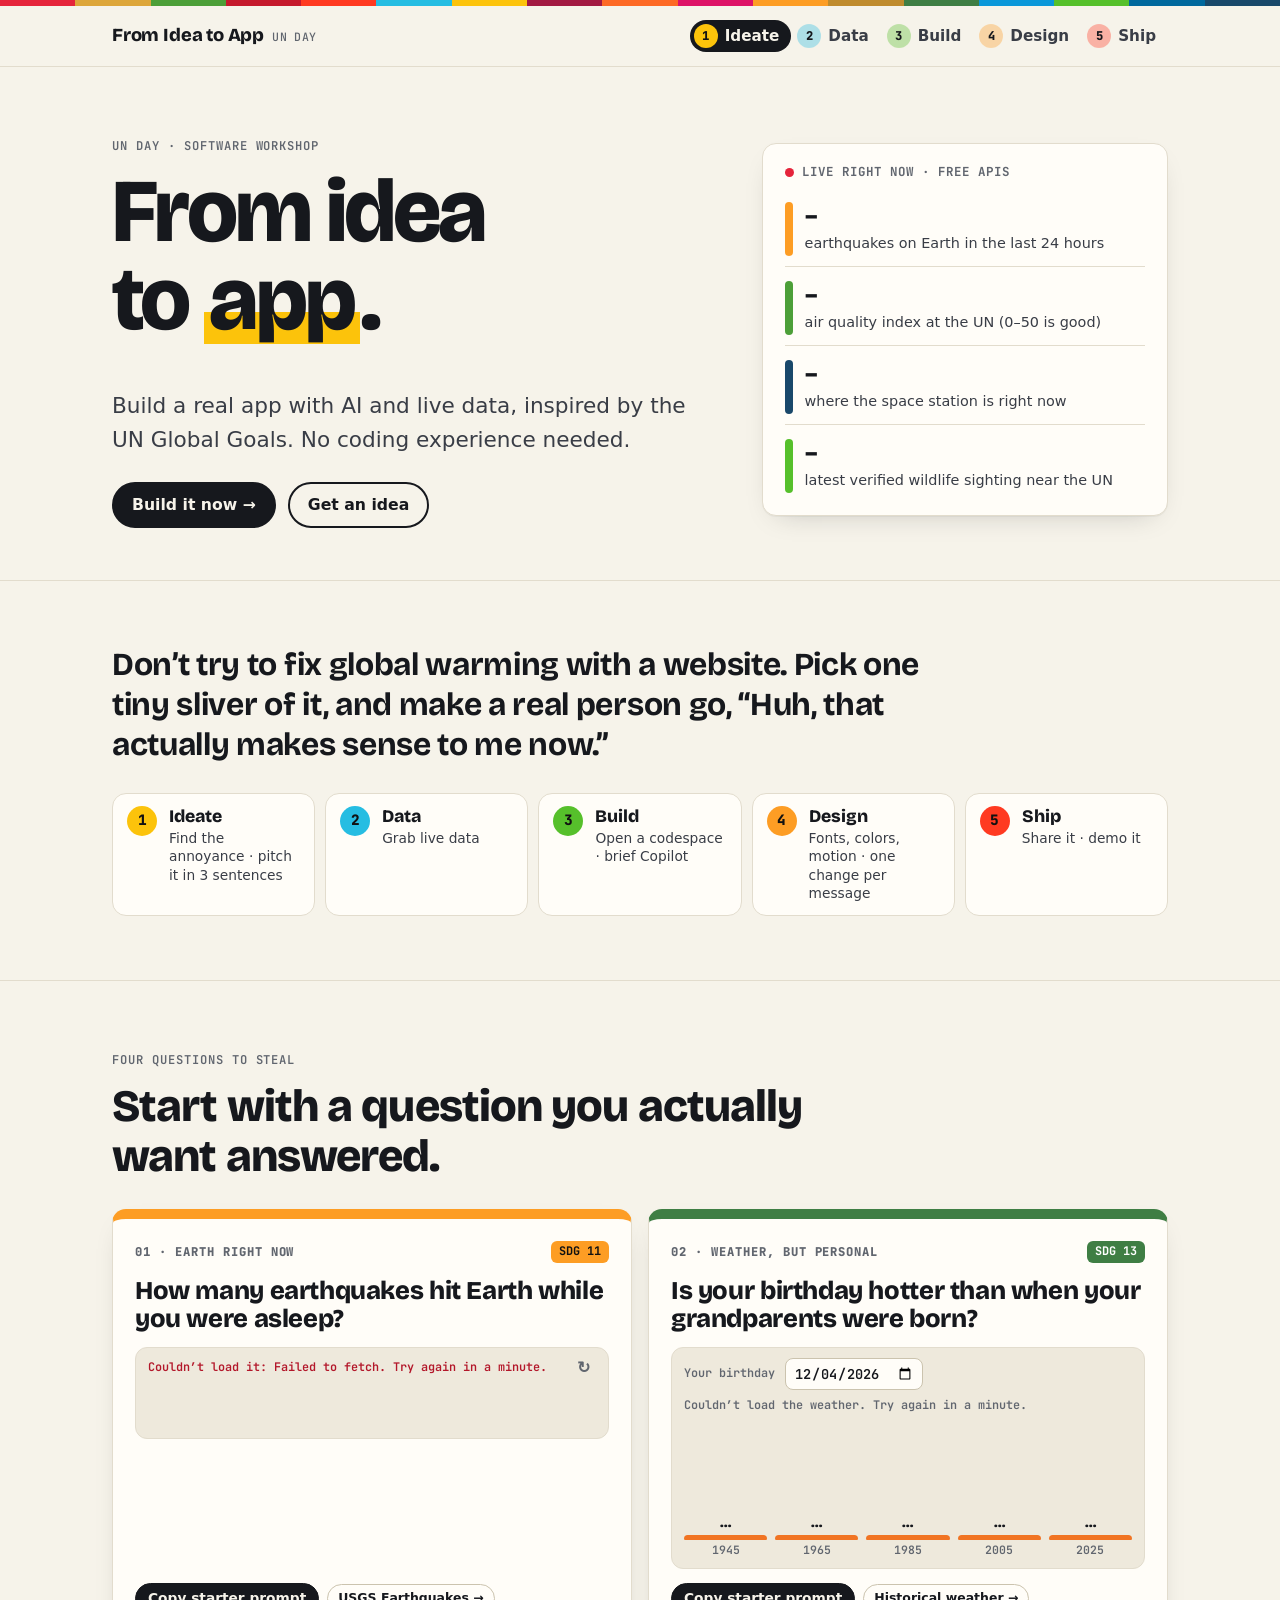
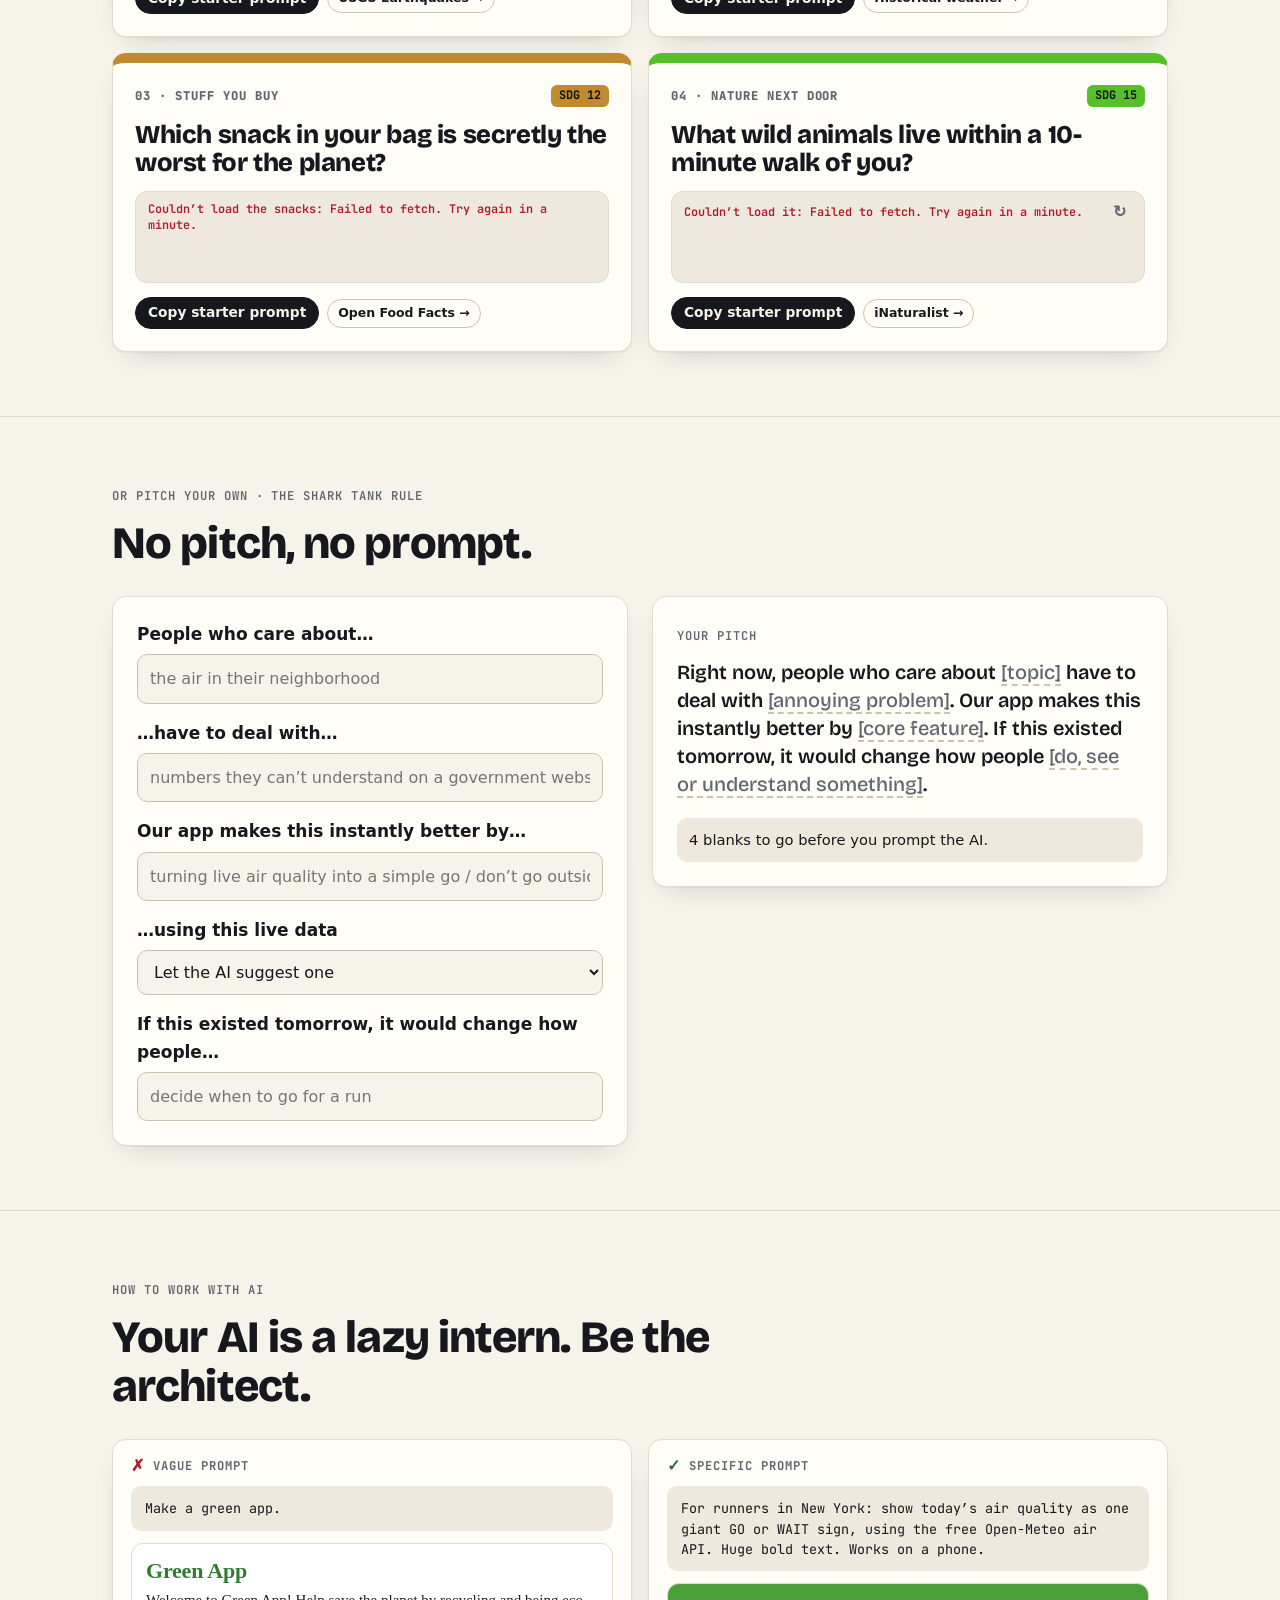
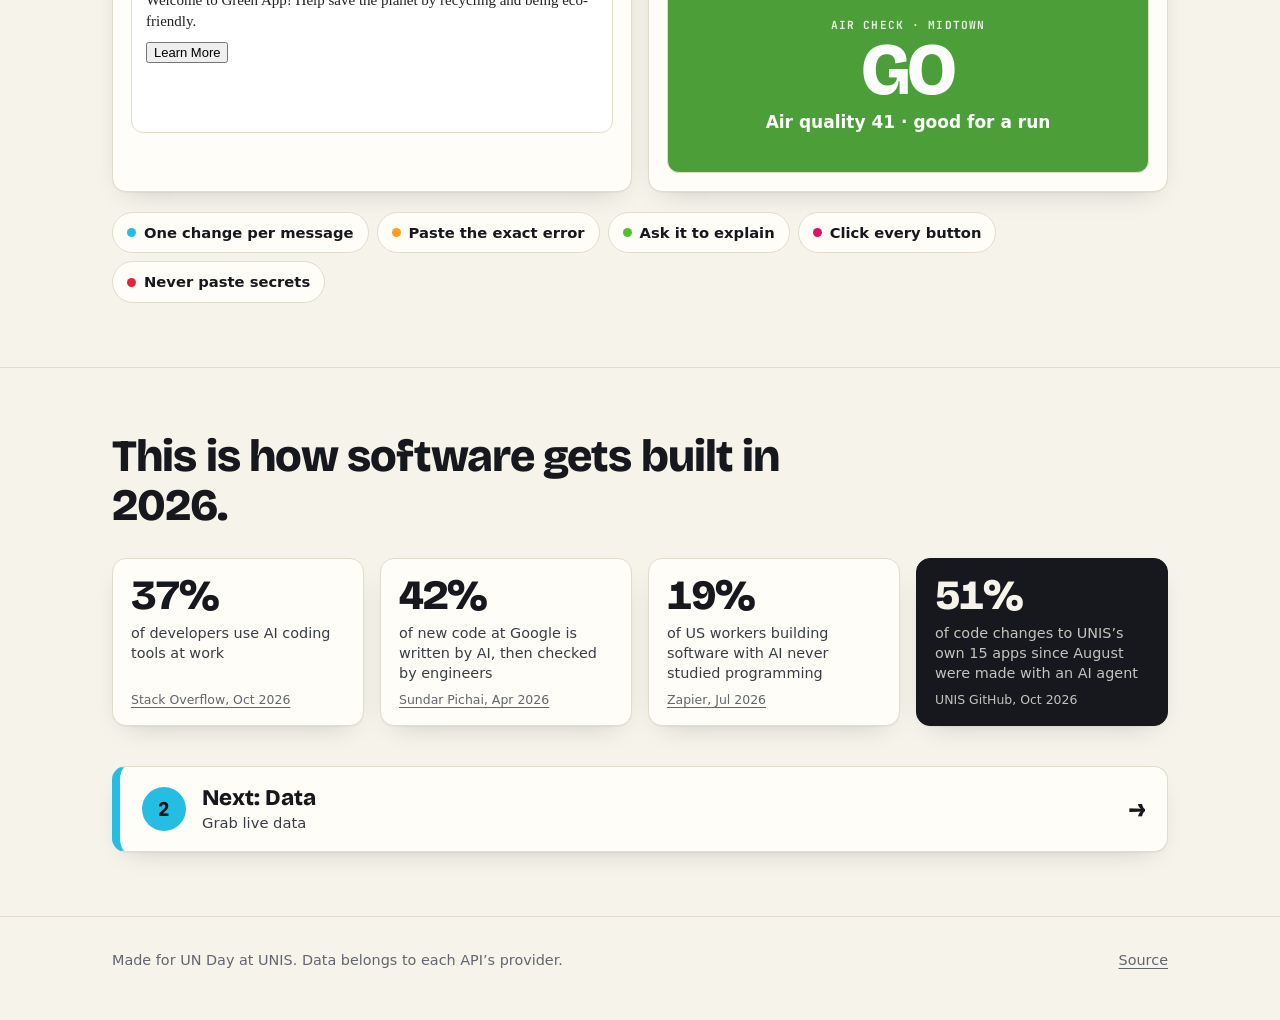
<file: index.html>
<!doctype html>
<html lang="en">
<head>
  <meta charset="utf-8">
  <meta name="viewport" content="width=device-width, initial-scale=1">
  <title>From Idea to App · UN Day</title>
  <meta name="description" content="UN Day software workshop: turn your idea into a working app using AI and real-world data. Starter questions, a pitch builder, free live-data APIs, and step-by-step build and ship guides.">
  <meta name="color-scheme" content="light dark">
  <link rel="icon" href="assets/favicon.svg" type="image/svg+xml">
  <link rel="preconnect" href="https://fonts.googleapis.com">
  <link rel="preconnect" href="https://fonts.gstatic.com" crossorigin>
  <link rel="stylesheet" href="https://fonts.googleapis.com/css2?family=Bricolage+Grotesque:opsz,wght@12..96,600;12..96,700;12..96,800&family=JetBrains+Mono:wght@500;600;700&display=swap">
  <link rel="stylesheet" href="assets/style.css">
</head>
<body>
  <a class="skip" href="#main">Skip to content</a>
  <div class="sdg-bar" aria-hidden="true"></div>
  <header class="site-header">
    <div class="wrap">
      <a class="brand" href="./">From Idea to App <small>UN Day</small></a>
      <nav class="nav" aria-label="Main">
        <a href="./" style="--c: var(--sdg-7)" aria-current="page"><b>1</b>Ideate</a>
        <a href="apis.html" style="--c: var(--sdg-6)"><b>2</b>Data</a>
        <a href="start.html" style="--c: var(--sdg-15)"><b>3</b>Build</a>
        <a href="design.html" style="--c: var(--sdg-11)"><b>4</b>Design</a>
        <a href="ship.html" style="--c: var(--sdg-5)"><b>5</b>Ship</a>
      </nav>
    </div>
  </header>

  <main id="main">
    <section class="hero">
      <div class="wrap hero-grid">
        <div>
          <span class="eyebrow">UN Day · Software workshop</span>
          <h1>From idea<br>to <span class="mark">app</span>.</h1>
          <p class="lede">Build a real app with AI and live data, inspired by the UN Global Goals. No coding experience needed.</p>
          <div class="hero-actions">
            <a class="btn" href="start.html">Build it now →</a>
            <a class="btn btn-ghost" href="#sparks">Get an idea</a>
          </div>
        </div>
        <aside class="card live" aria-labelledby="live-title">
          <div class="live-head"><span class="dot" aria-hidden="true"></span><span id="live-title">Live right now · free APIs</span></div>
          <ul class="live-list" id="live-list" aria-live="polite"></ul>
        </aside>
      </div>
    </section>

    <section class="section" id="today">
      <div class="wrap">
        <p class="quote">Don’t try to fix global warming with a website. Pick one tiny sliver of it, and make a real person go, “Huh, that actually makes sense to me now.”</p>
        <ol class="flow">
          <li><a href="#sparks" style="--c: var(--sdg-7)"><b>Ideate</b>Find the annoyance · pitch it in 3 sentences</a></li>
          <li><a href="apis.html" style="--c: var(--sdg-6)"><b>Data</b>Grab live data</a></li>
          <li><a href="start.html" style="--c: var(--sdg-15)"><b>Build</b>Open a codespace · brief Copilot</a></li>
          <li><a href="design.html" style="--c: var(--sdg-11)"><b>Design</b>Fonts, colors, motion · one change per message</a></li>
          <li><a href="ship.html" style="--c: var(--sdg-5)"><b>Ship</b>Share it · demo it</a></li>
        </ol>
      </div>
    </section>

    <section class="section" id="sparks">
      <div class="wrap">
        <div class="section-head">
          <span class="eyebrow">Four questions to steal</span>
          <h2>Start with a question you actually want answered.</h2>
        </div>

        <div class="grid grid-2">
          <article class="card spark" style="--c: var(--sdg-11)">
            <div class="spark-top"><span class="spark-num">01 · Earth right now</span><span class="sdg" style="--c: var(--sdg-11)" title="Goal 11: Sustainable Cities and Communities">SDG 11</span></div>
            <h3>How many earthquakes hit Earth while you were asleep?</h3>
            <div class="peek" data-peek="quakes" aria-live="polite"></div>
            <div class="spark-actions">
              <button type="button" class="btn btn-sm" data-spark="quakes">Copy starter prompt</button>
              <a class="copy" href="apis.html#api-quakes">USGS Earthquakes →</a>
            </div>
          </article>

          <article class="card spark" style="--c: var(--sdg-13)">
            <div class="spark-top"><span class="spark-num">02 · Weather, but personal</span><span class="sdg light-text" style="--c: var(--sdg-13)" title="Goal 13: Climate Action">SDG 13</span></div>
            <h3>Is your birthday hotter than when your grandparents were born?</h3>
            <div class="peek" aria-live="polite">
              <div class="bday-head">
                <label for="bday">Your birthday</label><input type="date" id="bday">
                <span id="bday-note">New York · average high that week</span>
              </div>
              <div class="bars" id="bday-bars"></div>
            </div>
            <div class="spark-actions">
              <button type="button" class="btn btn-sm" data-spark="birthday">Copy starter prompt</button>
              <a class="copy" href="apis.html#api-history">Historical weather →</a>
            </div>
          </article>

          <article class="card spark" style="--c: var(--sdg-12)">
            <div class="spark-top"><span class="spark-num">03 · Stuff you buy</span><span class="sdg" style="--c: var(--sdg-12)" title="Goal 12: Responsible Consumption and Production">SDG 12</span></div>
            <h3>Which snack in your bag is secretly the worst for the planet?</h3>
            <div class="peek" id="battle" aria-live="polite"></div>
            <div class="spark-actions">
              <button type="button" class="btn btn-sm" data-spark="snacks">Copy starter prompt</button>
              <a class="copy" href="apis.html#api-food">Open Food Facts →</a>
            </div>
          </article>

          <article class="card spark" style="--c: var(--sdg-15)">
            <div class="spark-top"><span class="spark-num">04 · Nature next door</span><span class="sdg" style="--c: var(--sdg-15)" title="Goal 15: Life on Land">SDG 15</span></div>
            <h3>What wild animals live within a 10-minute walk of you?</h3>
            <div class="peek" data-peek="inat" aria-live="polite"></div>
            <div class="spark-actions">
              <button type="button" class="btn btn-sm" data-spark="wildlife">Copy starter prompt</button>
              <a class="copy" href="apis.html#api-inat">iNaturalist →</a>
            </div>
          </article>
        </div>
      </div>
    </section>

    <section class="section" id="pitch">
      <div class="wrap">
        <div class="section-head">
          <span class="eyebrow">Or pitch your own · the Shark Tank rule</span>
          <h2>No pitch, no prompt.</h2>
        </div>
        <div class="builder">
          <form class="card" id="pitch-form" autocomplete="off">
            <div class="field">
              <label for="p-topic">People who care about…</label>
              <input id="p-topic" name="topic" placeholder="the air in their neighborhood">
            </div>
            <div class="field">
              <label for="p-pain">…have to deal with…</label>
              <input id="p-pain" name="pain" placeholder="numbers they can’t understand on a government website">
            </div>
            <div class="field">
              <label for="p-feature">Our app makes this instantly better by…</label>
              <input id="p-feature" name="feature" placeholder="turning live air quality into a simple go / don’t go outside signal">
            </div>
            <div class="field">
              <label for="p-api">…using this live data</label>
              <select id="p-api" name="api"></select>
            </div>
            <div class="field">
              <label for="p-change">If this existed tomorrow, it would change how people…</label>
              <input id="p-change" name="change" placeholder="decide when to go for a run">
            </div>
          </form>

          <div class="card pitch-out" aria-live="polite">
            <span class="eyebrow">Your pitch</span>
            <p class="pitch-text" id="pitch-text"></p>
            <p class="gate" id="pitch-gate"></p>
            <div id="pitch-prompt-wrap" hidden>
              <div class="codeblock"><pre id="pitch-prompt"></pre><button type="button" class="copy" data-copy="#pitch-prompt">Copy</button></div>
            </div>
          </div>
        </div>
      </div>
    </section>

    <section class="section" id="intern">
      <div class="wrap">
        <div class="section-head">
          <span class="eyebrow">How to work with AI</span>
          <h2>Your AI is a lazy intern. Be the architect.</h2>
        </div>
        <div class="compare">
          <figure class="card try bad">
            <figcaption>Vague prompt</figcaption>
            <pre>Make a green app.</pre>
            <div class="screen screen-bad" aria-label="A boring result">
              <h4>Green App</h4>
              <p>Welcome to Green App! Help save the planet by recycling and being eco-friendly.</p>
              <button type="button" tabindex="-1">Learn More</button>
            </div>
          </figure>
          <figure class="card try good">
            <figcaption>Specific prompt</figcaption>
            <pre>For runners in New York: show today’s air quality as one giant GO or WAIT sign, using the free Open-Meteo air API. Huge bold text. Works on a phone.</pre>
            <div class="screen screen-good" aria-label="A clear, useful result">
              <small>AIR CHECK · MIDTOWN</small>
              <b id="mock-go">GO</b>
              <span id="mock-aqi">Air quality 41 · good for a run</span>
            </div>
          </figure>
        </div>
        <ul class="rule-chips">
          <li style="--c: var(--sdg-6)">One change per message</li>
          <li style="--c: var(--sdg-11)">Paste the exact error</li>
          <li style="--c: var(--sdg-15)">Ask it to explain</li>
          <li style="--c: var(--sdg-10)">Click every button</li>
          <li style="--c: var(--sdg-1)">Never paste secrets</li>
        </ul>
      </div>
    </section>

    <section class="section" id="industry">
      <div class="wrap">
        <h2 class="section-head">This is how software gets built in 2026.</h2>
        <div class="grid grid-4">
          <div class="card stat"><span class="fig" data-count="66">66%</span><p>of developers use AI coding tools at work</p><span class="src"><a href="https://stackoverflow.co/company/press/archive/stack-overflow-annual-developer-survey-ai-trust-conditional/" target="_blank" rel="noopener">Stack Overflow, Oct 2026</a></span></div>
          <div class="card stat"><span class="fig" data-count="75">75%</span><p>of new code at Google is written by AI, then checked by engineers</p><span class="src"><a href="https://blog.google/innovation-and-ai/infrastructure-and-cloud/google-cloud/cloud-next-2026-sundar-pichai/" target="_blank" rel="noopener">Sundar Pichai, Apr 2026</a></span></div>
          <div class="card stat"><span class="fig" data-count="34">34%</span><p>of US workers building software with AI never studied programming</p><span class="src"><a href="https://zapier.com/blog/building-business-software/" target="_blank" rel="noopener">Zapier, Jul 2026</a></span></div>
          <div class="card stat unis"><span class="fig" data-count="92">92%</span><p>of code changes to UNIS’s own 15 apps since August were made with an AI agent</p><span class="src">UNIS GitHub, Oct 2026</span></div>
        </div>
        <a class="card next-step" href="apis.html" style="--c: var(--sdg-6)"><b>2</b><span>Next: Data<small>Grab live data</small></span></a>
      </div>
    </section>
  </main>

  <footer class="site-footer">
    <div class="wrap">
      <span>Made for UN Day at UNIS. Data belongs to each API’s provider.</span>
      <a href="https://github.com/unisny/UNDaySWE">Source</a>
    </div>
  </footer>

  <script src="assets/site.js"></script>
  <script src="assets/apis.js"></script>
  <script src="assets/home.js"></script>
</body>
</html>
</file>
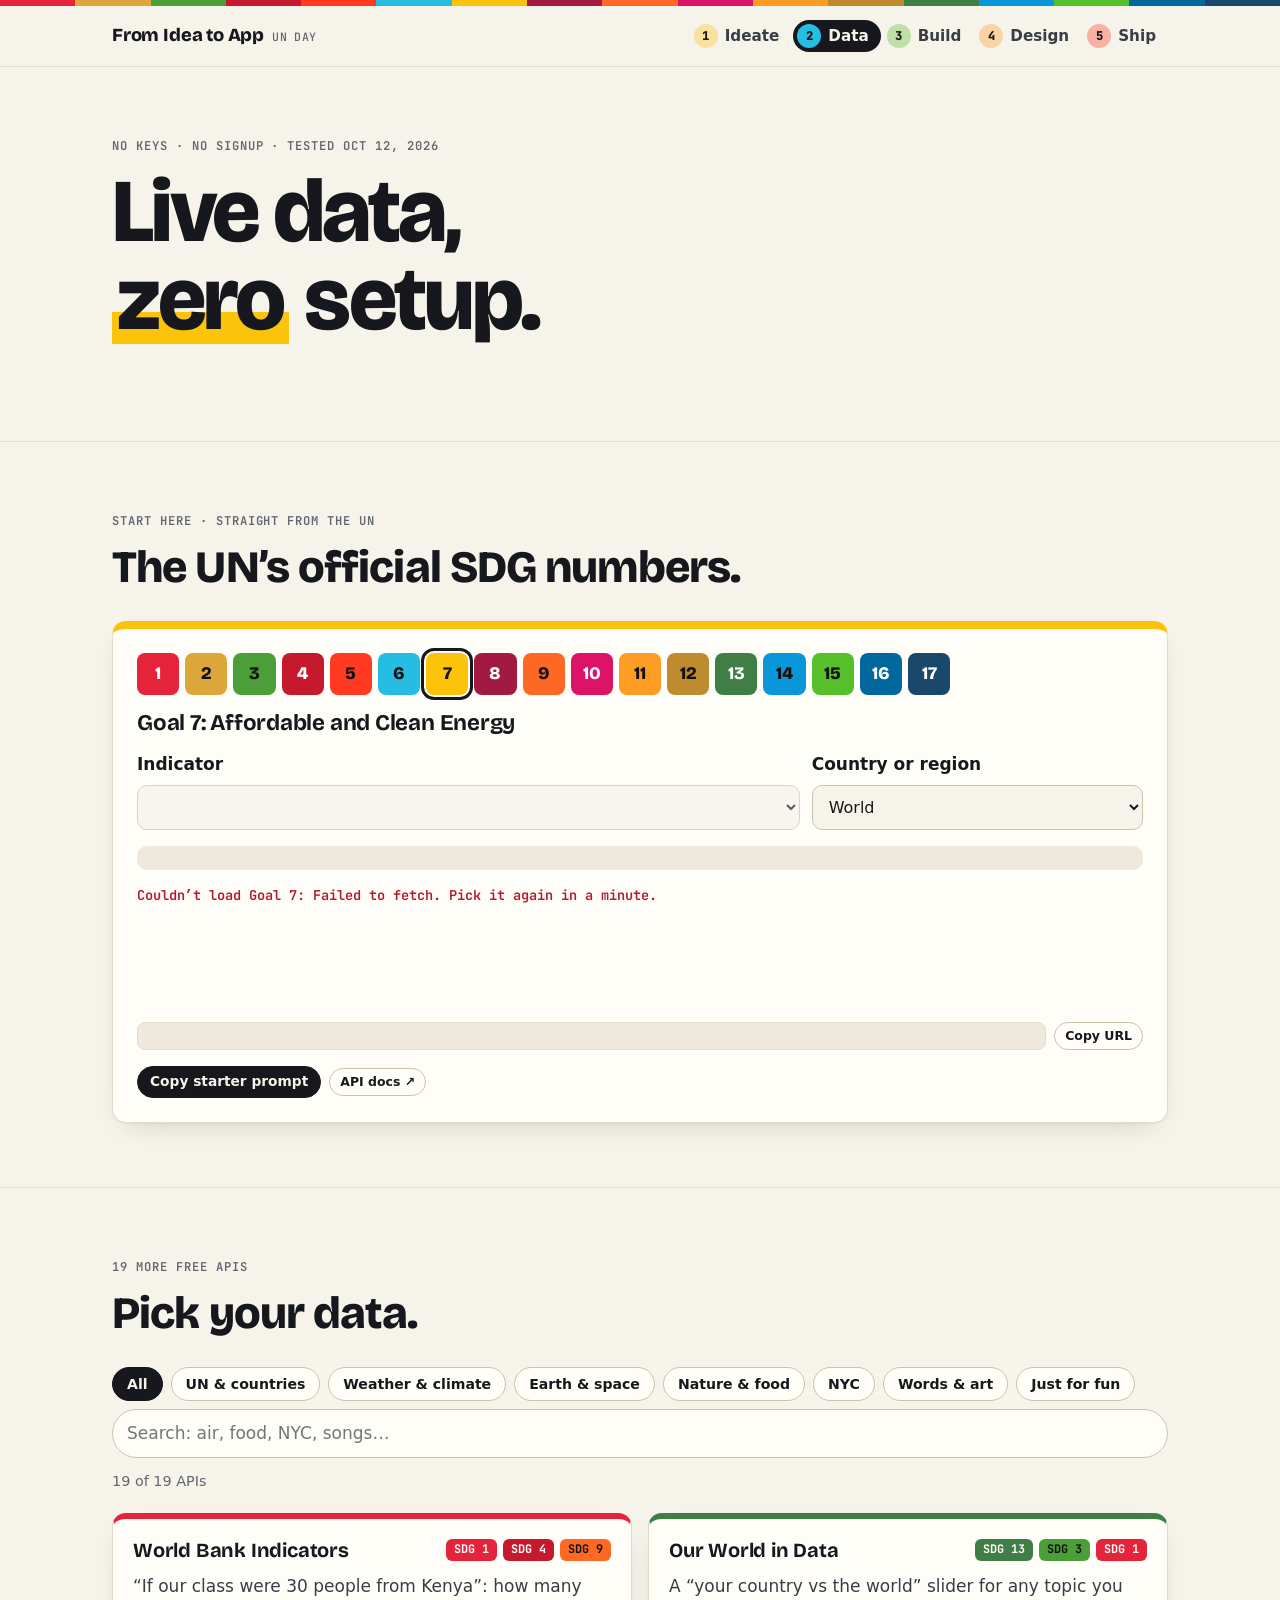
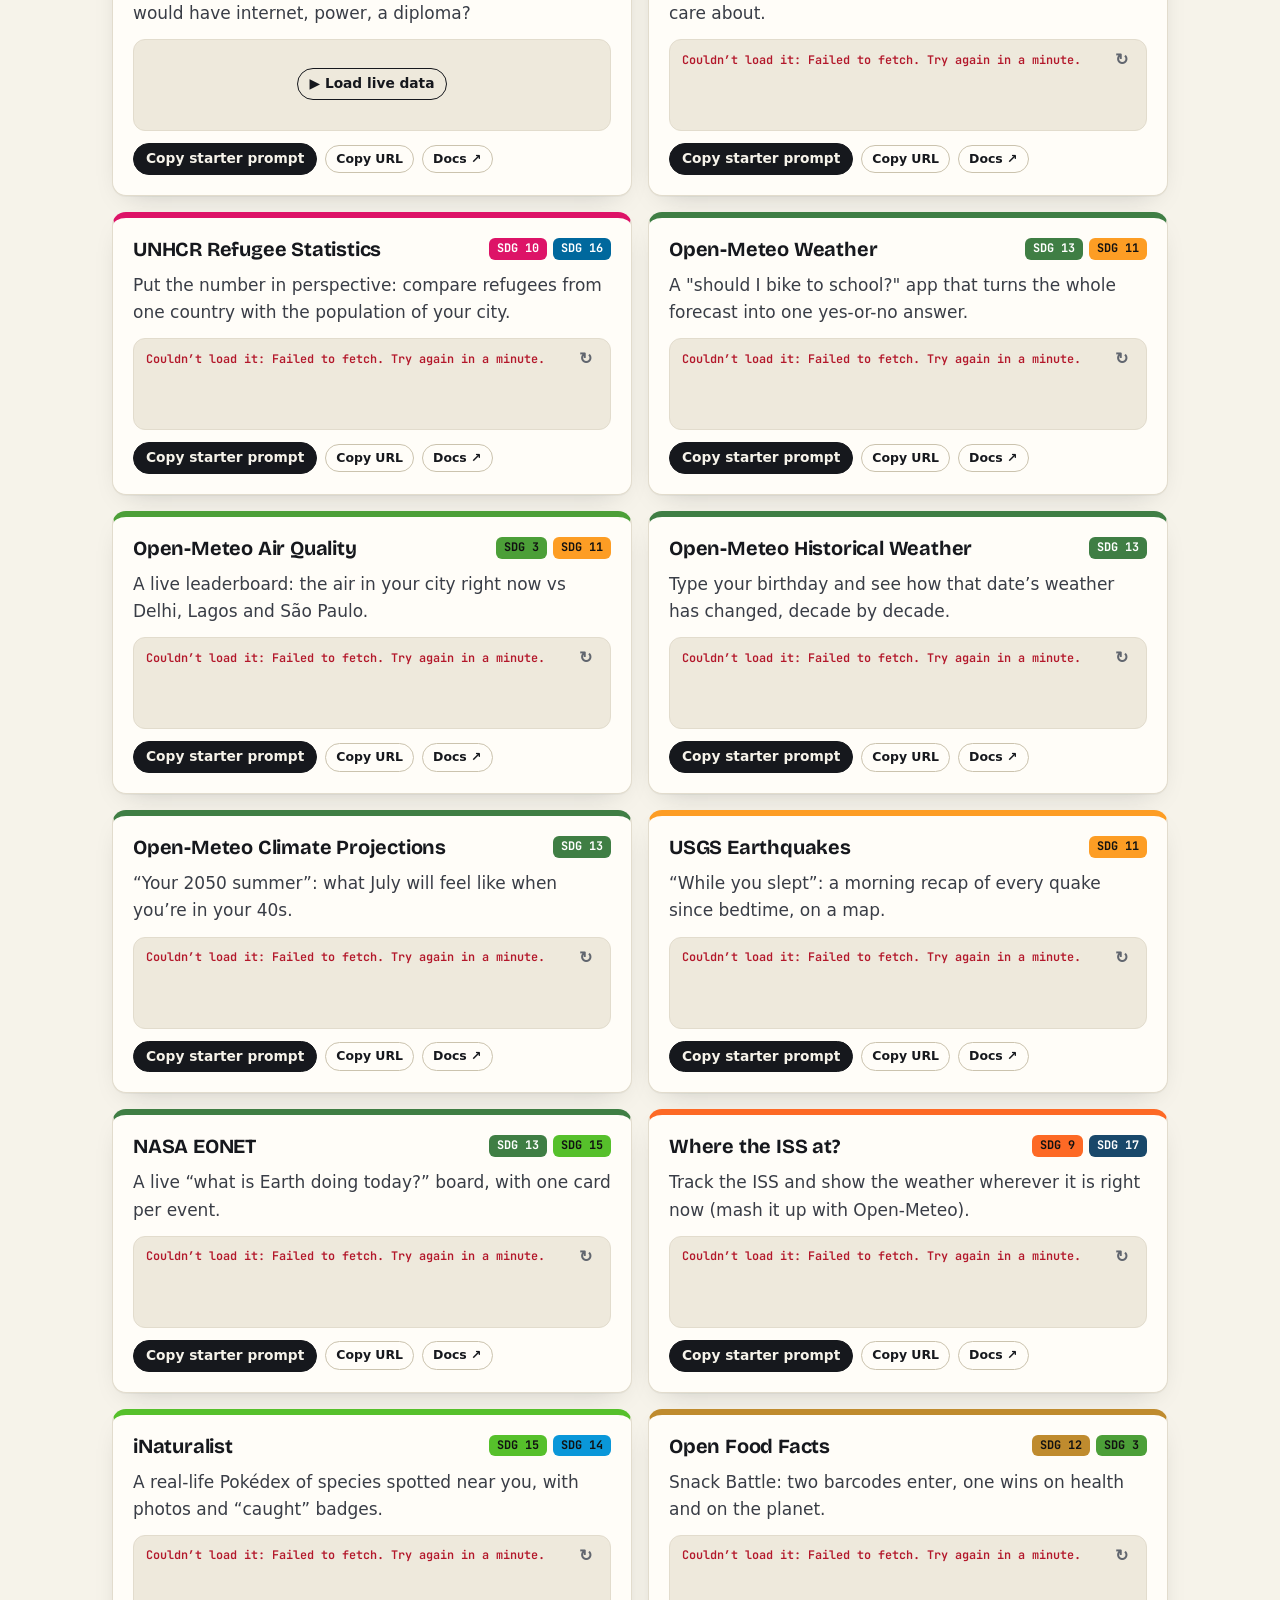
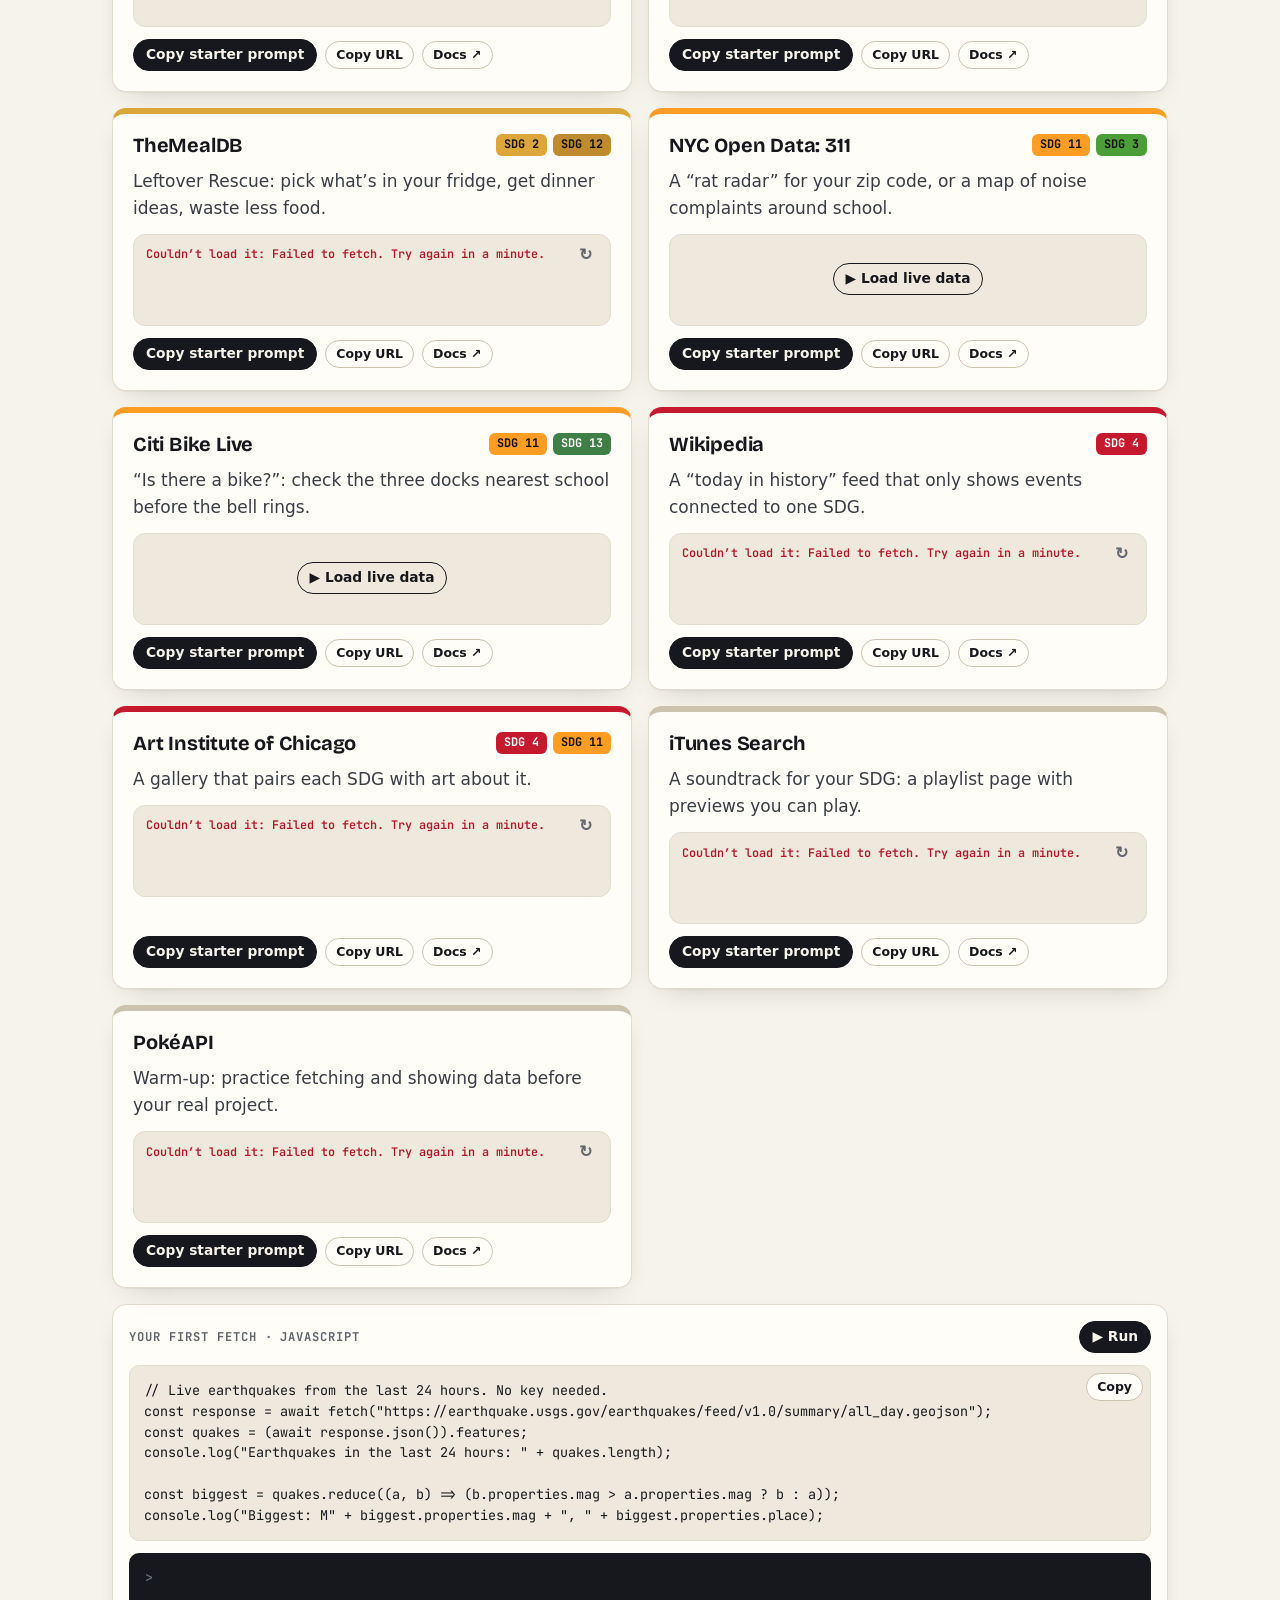
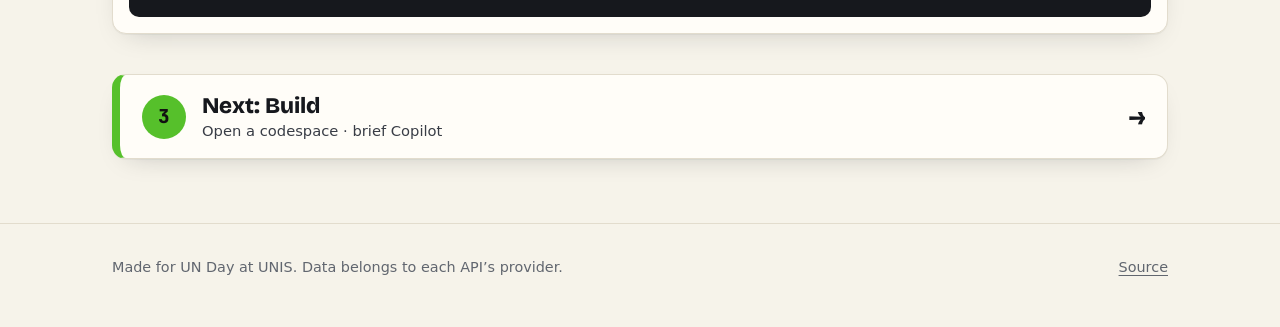
<file: apis.html>
<!doctype html>
<html lang="en">
<head>
  <meta charset="utf-8">
  <meta name="viewport" content="width=device-width, initial-scale=1">
  <title>Live Data APIs · UN Day</title>
  <meta name="description" content="Free, no-key APIs with real-world data for student projects: the UN’s SDG numbers, climate, earthquakes, wildlife, food, NYC, art, music and space. Each one shows its live data.">
  <meta name="color-scheme" content="light dark">
  <link rel="icon" href="assets/favicon.svg" type="image/svg+xml">
  <link rel="preconnect" href="https://fonts.googleapis.com">
  <link rel="preconnect" href="https://fonts.gstatic.com" crossorigin>
  <link rel="stylesheet" href="https://fonts.googleapis.com/css2?family=Bricolage+Grotesque:opsz,wght@12..96,600;12..96,700;12..96,800&family=JetBrains+Mono:wght@500;600;700&display=swap">
  <link rel="stylesheet" href="assets/style.css">
</head>
<body>
  <a class="skip" href="#main">Skip to content</a>
  <div class="sdg-bar" aria-hidden="true"></div>
  <header class="site-header">
    <div class="wrap">
      <a class="brand" href="./">From Idea to App <small>UN Day</small></a>
      <nav class="nav" aria-label="Main">
        <a href="./" style="--c: var(--sdg-7)"><b>1</b>Ideate</a>
        <a href="apis.html" style="--c: var(--sdg-6)" aria-current="page"><b>2</b>Data</a>
        <a href="start.html" style="--c: var(--sdg-15)"><b>3</b>Build</a>
        <a href="design.html" style="--c: var(--sdg-11)"><b>4</b>Design</a>
        <a href="ship.html" style="--c: var(--sdg-5)"><b>5</b>Ship</a>
      </nav>
    </div>
  </header>

  <main id="main">
    <section class="hero">
      <div class="wrap">
        <span class="eyebrow">No keys · no signup · tested Oct 12, 2026</span>
        <h1>Live data,<br><span class="mark">zero</span> setup.</h1>
      </div>
    </section>

    <section class="section" id="api-unsdg">
      <div class="wrap">
        <div class="section-head">
          <span class="eyebrow">Start here · straight from the UN</span>
          <h2>The UN’s official SDG numbers.</h2>
        </div>

        <div class="card explorer" id="sdg-explorer" style="--c: var(--sdg-7)">
          <div class="goal-tiles" id="sdg-goals" role="group" aria-label="Pick a goal"></div>
          <h3 id="sdg-goal-name">Loading the goals…</h3>
          <div class="explorer-controls">
            <div class="field"><label for="sdg-indicator">Indicator</label><select id="sdg-indicator"></select></div>
            <div class="field"><label for="sdg-area">Country or region</label><select id="sdg-area"><option value="1">World</option></select></div>
          </div>
          <p class="target" id="sdg-target"></p>
          <div class="series-grid" id="sdg-result" aria-live="polite"></div>
          <div class="endpoint"><code id="sdg-url"></code><button type="button" class="copy" id="sdg-copy-url">Copy URL</button></div>
          <div class="api-actions">
            <button type="button" class="btn btn-sm" id="sdg-prompt">Copy starter prompt</button>
            <a class="copy" href="https://unstats.un.org/sdgapi/swagger/" target="_blank" rel="noopener">API docs ↗</a>
          </div>
        </div>
      </div>
    </section>

    <section class="section" id="catalog">
      <div class="wrap">
        <div class="section-head">
          <span class="eyebrow">19 more free APIs</span>
          <h2>Pick your data.</h2>
        </div>
        <div class="filters" id="filters">
          <label class="visually-hidden" for="search">Search APIs</label>
          <input class="search" id="search" type="search" placeholder="Search: air, food, NYC, songs…">
        </div>
        <p class="result-note" id="result-note" aria-live="polite"></p>
        <div class="api-grid" id="api-grid">
          <noscript><p>Turn on JavaScript to see the APIs and their live data.</p></noscript>
        </div>
        <div class="card runner" id="first-fetch">
          <div class="runner-bar">
            <span>Your first fetch · JavaScript</span>
            <button type="button" class="btn btn-sm" id="run">▶ Run</button>
          </div>
          <div class="codeblock"><pre id="snippet-js">// Live earthquakes from the last 24 hours. No key needed.
const response = await fetch("https://earthquake.usgs.gov/earthquakes/feed/v1.0/summary/all_day.geojson");
const quakes = (await response.json()).features;
console.log("Earthquakes in the last 24 hours: " + quakes.length);

const biggest = quakes.reduce((a, b) => (b.properties.mag > a.properties.mag ? b : a));
console.log("Biggest: M" + biggest.properties.mag + ", " + biggest.properties.place);</pre><button type="button" class="copy" data-copy="#snippet-js">Copy</button></div>
          <pre class="console" id="console" aria-live="polite"></pre>
        </div>
        <a class="card next-step" href="start.html" style="--c: var(--sdg-15)"><b>3</b><span>Next: Build<small>Open a codespace · brief Copilot</small></span></a>
      </div>
    </section>
  </main>

  <footer class="site-footer">
    <div class="wrap">
      <span>Made for UN Day at UNIS. Data belongs to each API’s provider.</span>
      <a href="https://github.com/unisny/UNDaySWE">Source</a>
    </div>
  </footer>

  <script src="assets/site.js"></script>
  <script src="assets/apis.js"></script>
  <script src="assets/sdg.js"></script>
</body>
</html>
</file>
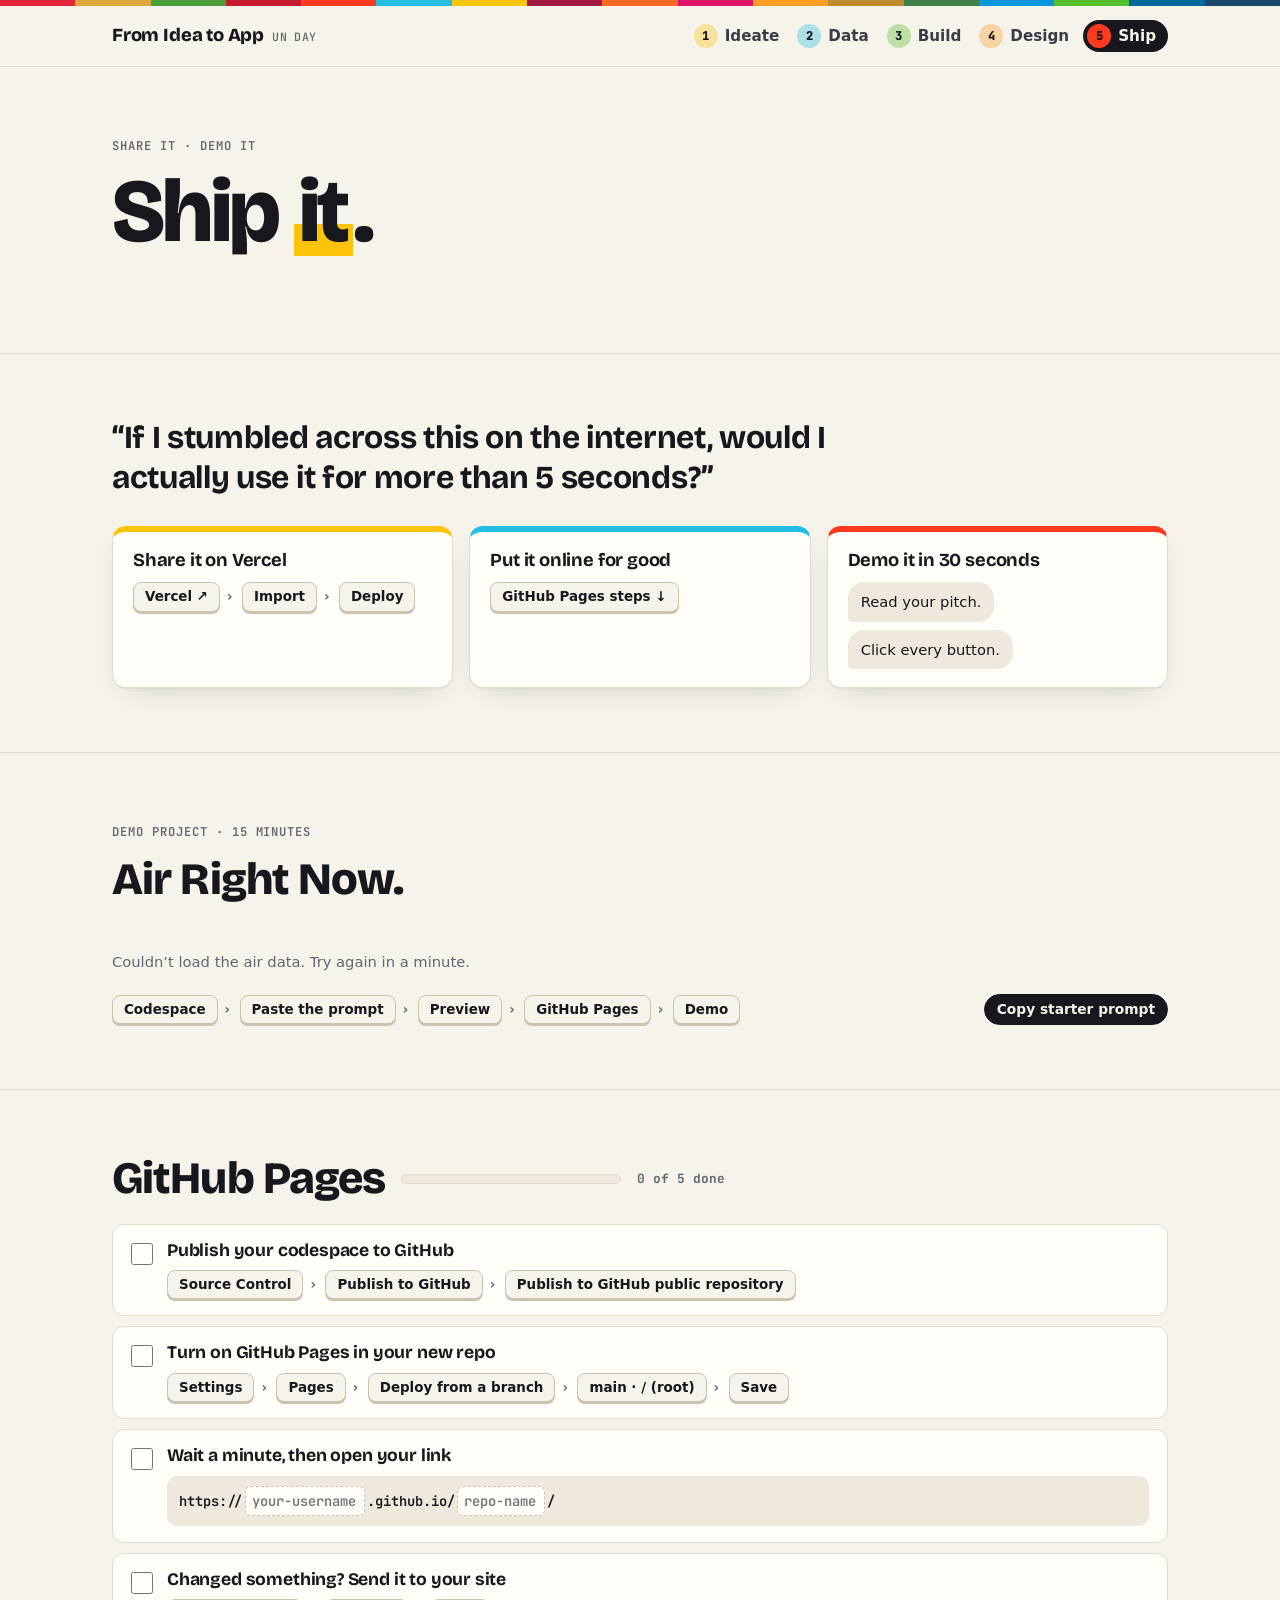
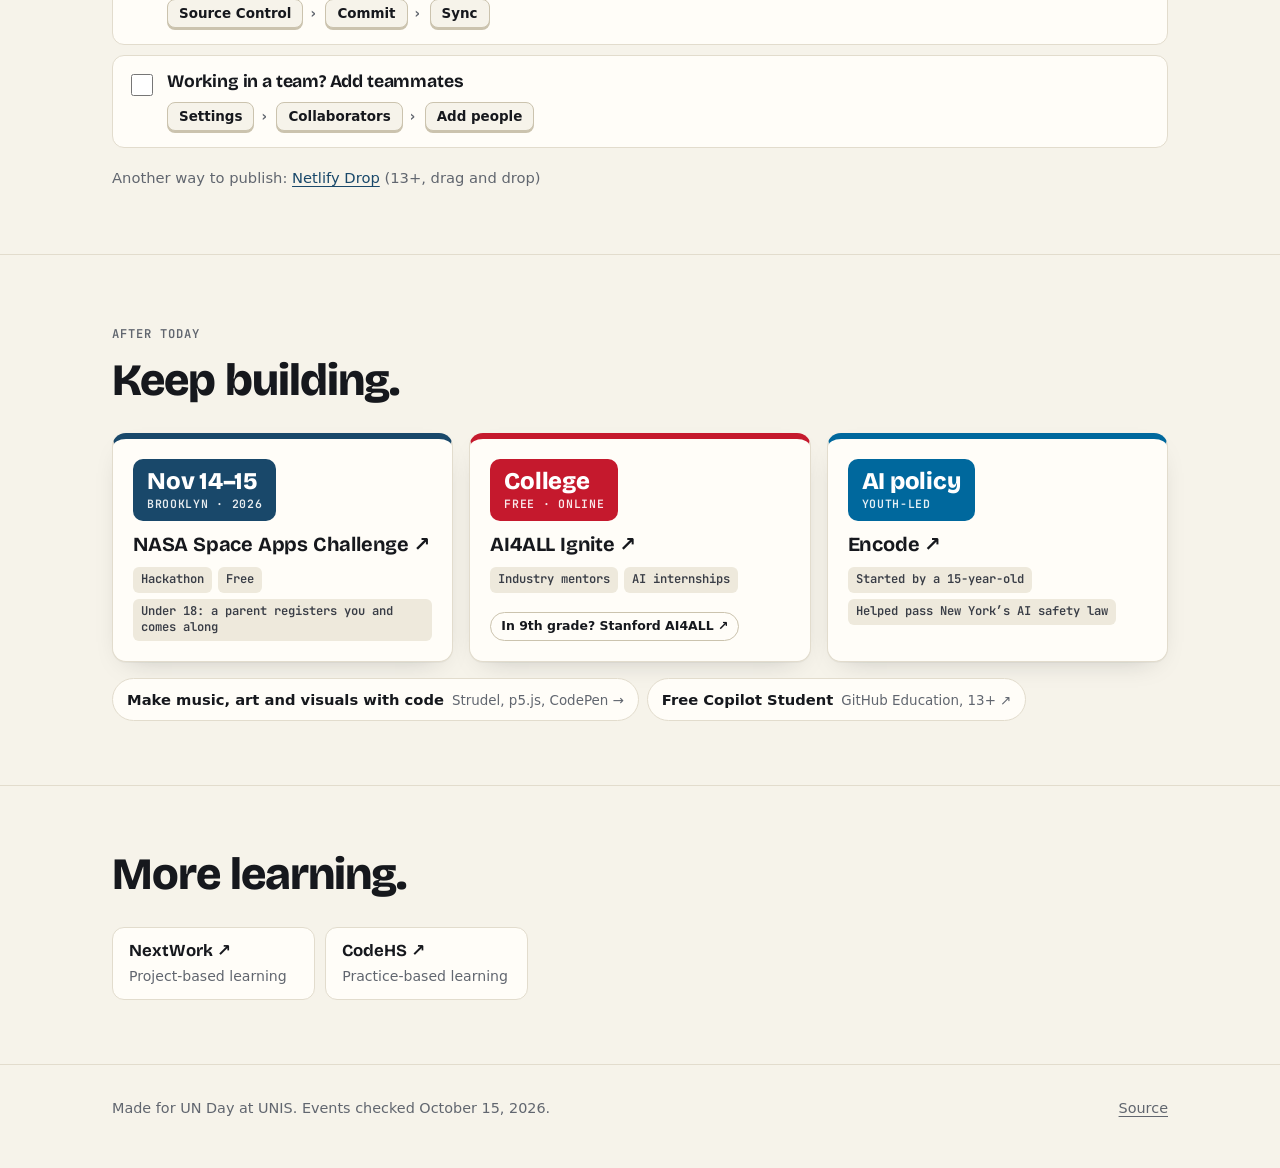
<file: ship.html>
<!doctype html>
<html lang="en">
<head>
  <meta charset="utf-8">
  <meta name="viewport" content="width=device-width, initial-scale=1">
  <title>Ship It · UN Day</title>
  <meta name="description" content="Publish your codespace, put your app online with Vercel or GitHub Pages, demo it in 30 seconds, and keep building after UN Day: hackathons, AI programs and youth-led AI policy.">
  <meta name="color-scheme" content="light dark">
  <link rel="icon" href="assets/favicon.svg" type="image/svg+xml">
  <link rel="preconnect" href="https://fonts.googleapis.com">
  <link rel="preconnect" href="https://fonts.gstatic.com" crossorigin>
  <link rel="stylesheet" href="https://fonts.googleapis.com/css2?family=Bricolage+Grotesque:opsz,wght@12..96,600;12..96,700;12..96,800&family=JetBrains+Mono:wght@500;600;700&display=swap">
  <link rel="stylesheet" href="assets/style.css">
</head>
<body>
  <a class="skip" href="#main">Skip to content</a>
  <div class="sdg-bar" aria-hidden="true"></div>
  <header class="site-header">
    <div class="wrap">
      <a class="brand" href="./">From Idea to App <small>UN Day</small></a>
      <nav class="nav" aria-label="Main">
        <a href="./" style="--c: var(--sdg-7)"><b>1</b>Ideate</a>
        <a href="apis.html" style="--c: var(--sdg-6)"><b>2</b>Data</a>
        <a href="start.html" style="--c: var(--sdg-15)"><b>3</b>Build</a>
        <a href="design.html" style="--c: var(--sdg-11)"><b>4</b>Design</a>
        <a href="ship.html" style="--c: var(--sdg-5)" aria-current="page"><b>5</b>Ship</a>
      </nav>
    </div>
  </header>

  <main id="main">
    <section class="hero">
      <div class="wrap">
        <span class="eyebrow">Share it · demo it</span>
        <h1>Ship <span class="mark">it</span>.</h1>
      </div>
    </section>

    <section class="section" id="ship">
      <div class="wrap">
        <div class="section-head">
          <p class="quote">“If I stumbled across this on the internet, would I actually use it for more than 5 seconds?”</p>
        </div>
        <div class="grid grid-3">
          <article class="card ship" style="--c: var(--sdg-7)">
            <h3>Share it on Vercel</h3>
            <div class="path"><a href="https://vercel.com/new" target="_blank" rel="noopener">Vercel ↗</a><b>Import</b><b>Deploy</b></div>
          </article>
          <article class="card ship" style="--c: var(--sdg-6)">
            <h3>Put it online for good</h3>
            <div class="path"><a href="#online">GitHub Pages steps ↓</a></div>
          </article>
          <article class="card ship" style="--c: var(--sdg-5)">
            <h3>Demo it in 30 seconds</h3>
            <div class="says"><q>Read your pitch.</q><q>Click every button.</q></div>
          </article>
        </div>
      </div>
    </section>

    <section class="section" id="demo" style="--c: var(--sdg-3)">
      <div class="wrap">
        <div class="section-head">
          <span class="eyebrow">Demo project · 15 minutes</span>
          <h2>Air Right Now.</h2>
        </div>
        <div class="air" id="air" aria-live="polite"></div>
        <div class="demo-steps">
          <div class="path"><a href="start.html#build">Codespace</a><b>Paste the prompt</b><b>Preview</b><a href="#online">GitHub Pages</a><b>Demo</b></div>
          <button type="button" class="btn btn-sm" id="air-copy">Copy starter prompt</button>
        </div>
      </div>
    </section>

    <section class="section" id="online" style="--c: var(--sdg-6)">
      <div class="wrap">
        <div class="steps-head">
          <h2>GitHub Pages</h2>
          <span class="progress" aria-hidden="true"><i></i></span><span class="progress-count"></span>
        </div>
        <ol class="steps">
          <li class="step">
            <input type="checkbox" data-save="pub-1" aria-label="Done: publish the codespace">
            <div>
              <h3>Publish your codespace to GitHub</h3>
              <div class="path"><b>Source Control</b><b>Publish to GitHub</b><b>Publish to GitHub public repository</b></div>
            </div>
          </li>
          <li class="step">
            <input type="checkbox" data-save="pub-2" aria-label="Done: turn on Pages">
            <div>
              <h3>Turn on GitHub Pages in your new repo</h3>
              <div class="path"><b>Settings</b><b>Pages</b><b>Deploy from a branch</b><b>main · / (root)</b><b>Save</b></div>
            </div>
          </li>
          <li class="step">
            <input type="checkbox" data-save="pub-3" aria-label="Done: open link">
            <div>
              <h3>Wait a minute, then open your link</h3>
              <div class="url-build">
                https://<input id="gh-user" placeholder="your-username" aria-label="Your GitHub username" spellcheck="false">.github.io/<input id="gh-repo" placeholder="repo-name" aria-label="Your repository name" spellcheck="false">/
                <a class="copy" id="gh-open" href="#" target="_blank" rel="noopener" hidden>Open ↗</a>
              </div>
            </div>
          </li>
          <li class="step">
            <input type="checkbox" data-save="pub-4" aria-label="Done: push a change">
            <div>
              <h3>Changed something? Send it to your site</h3>
              <div class="path"><b>Source Control</b><b>Commit</b><b>Sync</b></div>
            </div>
          </li>
          <li class="step">
            <input type="checkbox" data-save="pub-5" aria-label="Done: teammates">
            <div>
              <h3>Working in a team? Add teammates</h3>
              <div class="path"><b>Settings</b><b>Collaborators</b><b>Add people</b></div>
            </div>
          </li>
        </ol>
        <p class="note">Another way to publish: <a href="https://app.netlify.com/drop" target="_blank" rel="noopener">Netlify Drop</a> (13+, drag and drop)</p>
      </div>
    </section>

    <section class="section" id="next">
      <div class="wrap">
        <div class="section-head">
          <span class="eyebrow">After today</span>
          <h2>Keep building.</h2>
        </div>
        <div class="grid grid-3">
          <article class="card event" style="--c: var(--sdg-17)">
            <span class="event-tile"><b>Nov 14–15</b><small>Brooklyn · 2026</small></span>
            <h3><a href="https://www.spaceappschallenge.org/2026/local-events/new-york/" target="_blank" rel="noopener">NASA Space Apps Challenge ↗</a></h3>
            <span class="tags"><span>Hackathon</span><span>Free</span><span>Under 18: a parent registers you and comes along</span></span>
          </article>
          <article class="card event" style="--c: var(--sdg-4)">
            <span class="event-tile"><b>College</b><small>Free · online</small></span>
            <h3><a href="https://ai-4-all.org/" target="_blank" rel="noopener">AI4ALL Ignite ↗</a></h3>
            <span class="tags"><span>Industry mentors</span><span>AI internships</span></span>
            <a class="copy" href="https://ai4all.spcs.stanford.edu/" target="_blank" rel="noopener">In 9th grade? Stanford AI4ALL ↗</a>
          </article>
          <article class="card event" style="--c: var(--sdg-16)">
            <span class="event-tile"><b>AI policy</b><small>Youth-led</small></span>
            <h3><a href="https://encodeai.org/" target="_blank" rel="noopener">Encode ↗</a></h3>
            <span class="tags"><span>Started by a 15-year-old</span><span>Helped pass New York’s AI safety law</span></span>
          </article>
        </div>
        <div class="tool-links">
          <a href="design.html#group-art">Make music, art and visuals with code <span>Strudel, p5.js, CodePen →</span></a>
          <a href="https://education.github.com/pack" target="_blank" rel="noopener">Free Copilot Student <span>GitHub Education, 13+ ↗</span></a>
        </div>
      </div>
    </section>

    <section class="section" id="learn">
      <div class="wrap">
        <h2 class="section-head">More learning.</h2>
        <ul class="tools">
          <li><a href="https://nextwork.ai/" target="_blank" rel="noopener"><b>NextWork ↗</b></a>Project-based learning</li>
          <li><a href="https://codehs.com/" target="_blank" rel="noopener"><b>CodeHS ↗</b></a>Practice-based learning</li>
        </ul>
      </div>
    </section>
  </main>

  <footer class="site-footer">
    <div class="wrap">
      <span>Made for UN Day at UNIS. Events checked October 15, 2026.</span>
      <a href="https://github.com/unisny/UNDaySWE">Source</a>
    </div>
  </footer>

  <script src="assets/site.js"></script>
  <script src="assets/ship.js"></script>
</body>
</html>
</file>
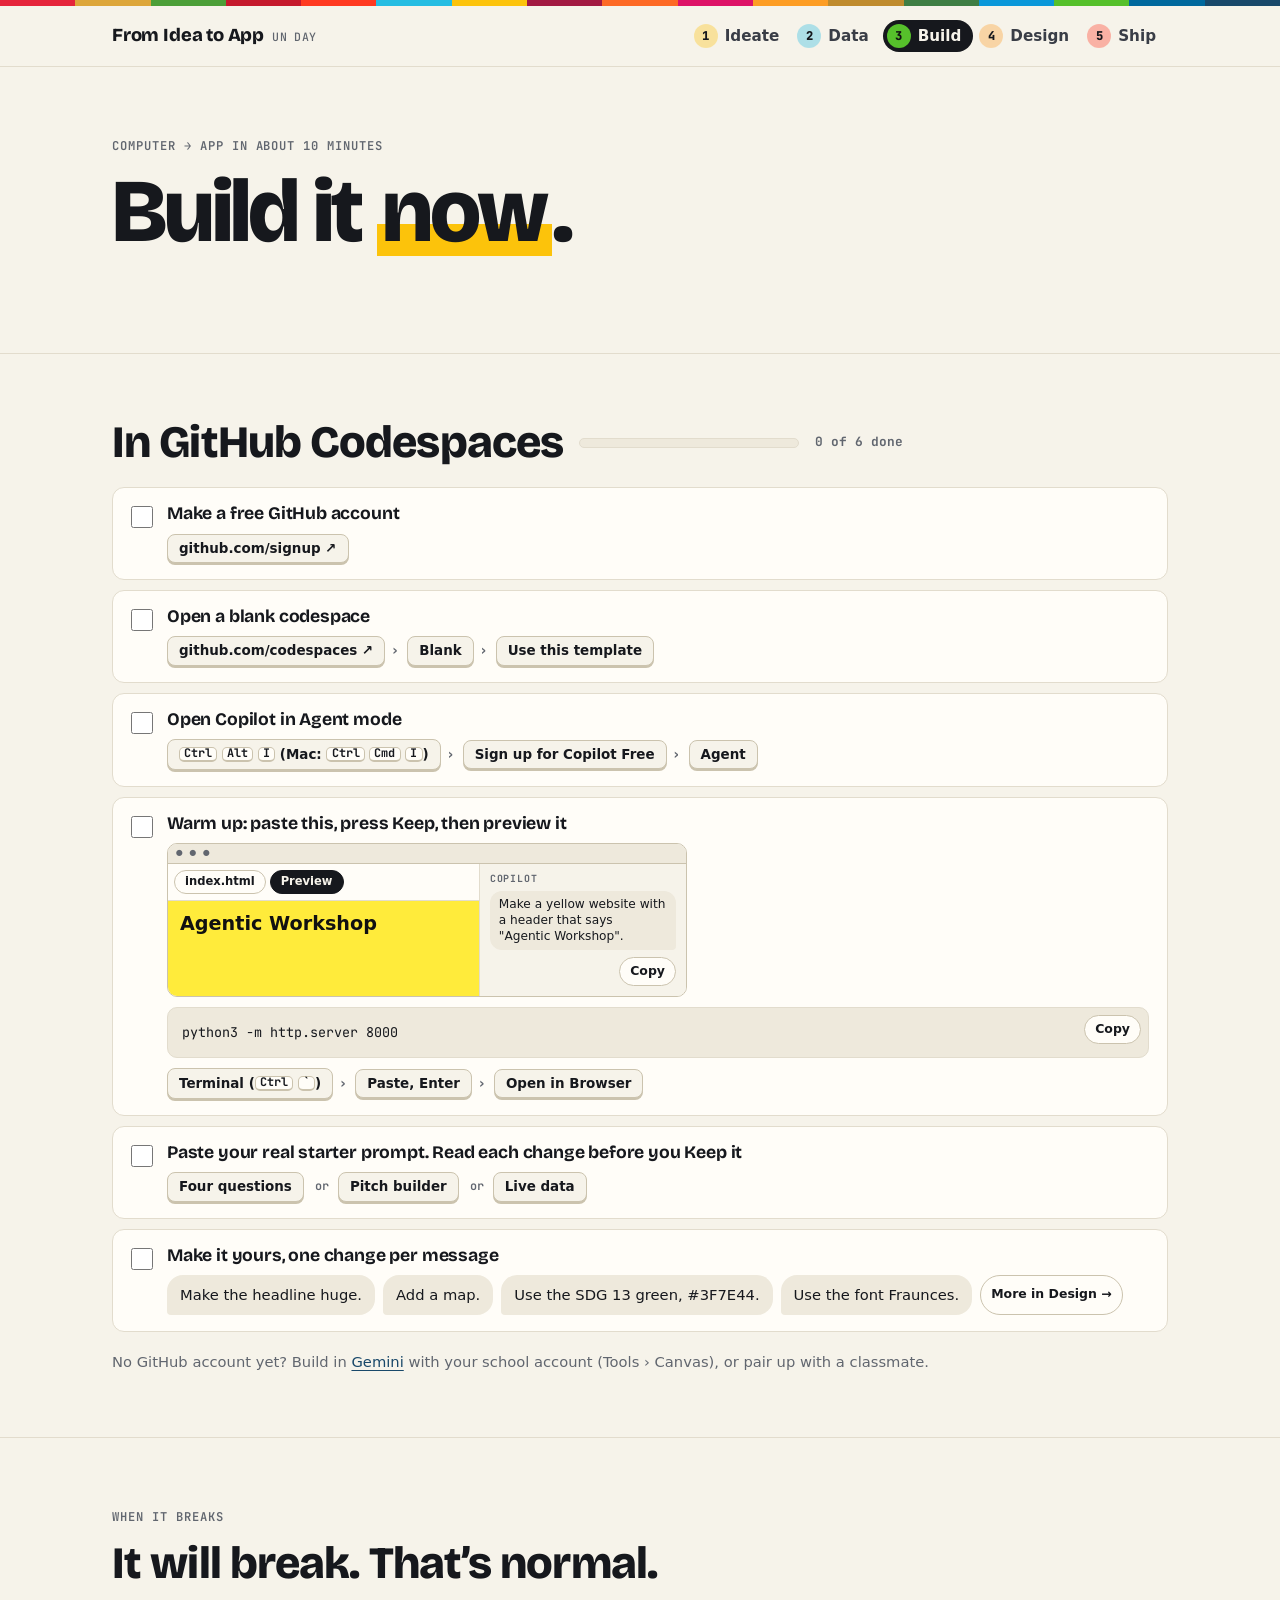
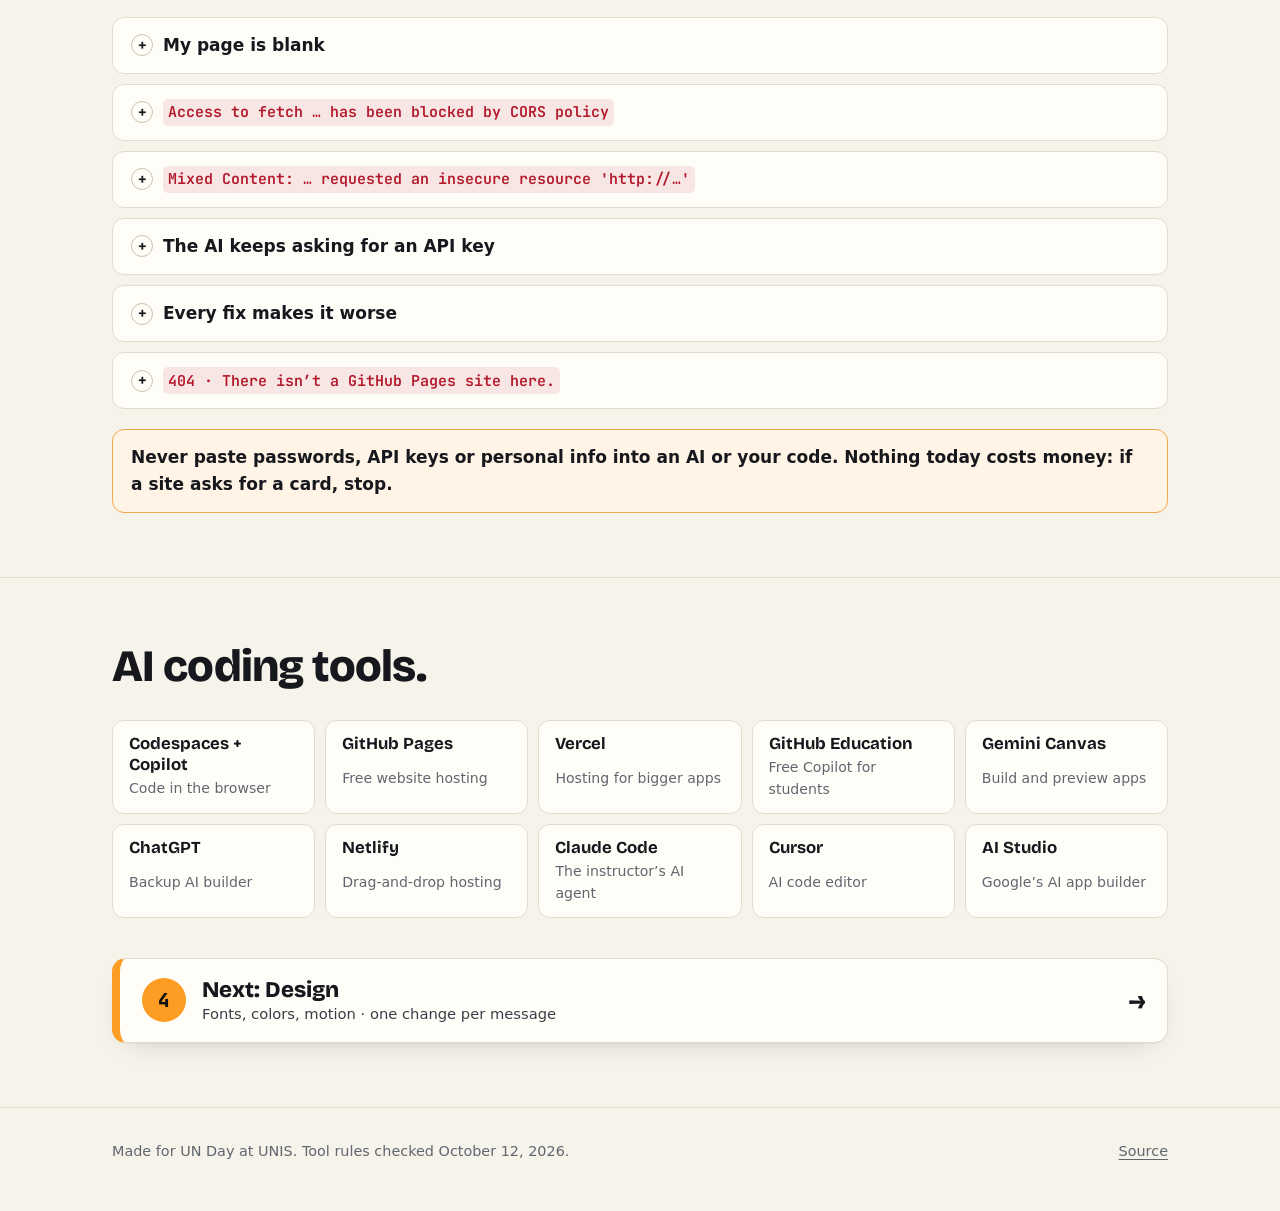
<file: start.html>
<!doctype html>
<html lang="en">
<head>
  <meta charset="utf-8">
  <meta name="viewport" content="width=device-width, initial-scale=1">
  <title>Build It Now · UN Day</title>
  <meta name="description" content="Go from a computer to a working app in about 10 minutes with GitHub Codespaces and Copilot, plus fixes for common errors and the AI coding tools you’ll hear about.">
  <meta name="color-scheme" content="light dark">
  <link rel="icon" href="assets/favicon.svg" type="image/svg+xml">
  <link rel="preconnect" href="https://fonts.googleapis.com">
  <link rel="preconnect" href="https://fonts.gstatic.com" crossorigin>
  <link rel="stylesheet" href="https://fonts.googleapis.com/css2?family=Bricolage+Grotesque:opsz,wght@12..96,600;12..96,700;12..96,800&family=JetBrains+Mono:wght@500;600;700&display=swap">
  <link rel="stylesheet" href="assets/style.css">
</head>
<body>
  <a class="skip" href="#main">Skip to content</a>
  <div class="sdg-bar" aria-hidden="true"></div>
  <header class="site-header">
    <div class="wrap">
      <a class="brand" href="./">From Idea to App <small>UN Day</small></a>
      <nav class="nav" aria-label="Main">
        <a href="./" style="--c: var(--sdg-7)"><b>1</b>Ideate</a>
        <a href="apis.html" style="--c: var(--sdg-6)"><b>2</b>Data</a>
        <a href="start.html" style="--c: var(--sdg-15)" aria-current="page"><b>3</b>Build</a>
        <a href="design.html" style="--c: var(--sdg-11)"><b>4</b>Design</a>
        <a href="ship.html" style="--c: var(--sdg-5)"><b>5</b>Ship</a>
      </nav>
    </div>
  </header>

  <main id="main">
    <section class="hero">
      <div class="wrap">
        <span class="eyebrow">Computer → app in about 10 minutes</span>
        <h1>Build it <span class="mark">now</span>.</h1>
      </div>
    </section>

    <section class="section" id="build" style="--c: var(--sdg-15)">
      <div class="wrap">
        <div class="steps-head">
          <h2>In GitHub Codespaces</h2>
          <span class="progress" aria-hidden="true"><i></i></span><span class="progress-count"></span>
        </div>
        <ol class="steps">
          <li class="step">
            <input type="checkbox" data-save="cs-1" aria-label="Done: GitHub account">
            <div>
              <h3>Make a free GitHub account</h3>
              <div class="path"><a href="https://github.com/signup" target="_blank" rel="noopener">github.com/signup ↗</a></div>
            </div>
          </li>
          <li class="step">
            <input type="checkbox" data-save="cs-2" aria-label="Done: blank codespace">
            <div>
              <h3>Open a blank codespace</h3>
              <div class="path"><a href="https://github.com/codespaces" target="_blank" rel="noopener">github.com/codespaces ↗</a><b>Blank</b><b>Use this template</b></div>
            </div>
          </li>
          <li class="step">
            <input type="checkbox" data-save="cs-3" aria-label="Done: Copilot agent">
            <div>
              <h3>Open Copilot in Agent mode</h3>
              <div class="path"><b><kbd>Ctrl</kbd>&nbsp;<kbd>Alt</kbd>&nbsp;<kbd>I</kbd>&nbsp;(Mac:&nbsp;<kbd>Ctrl</kbd>&nbsp;<kbd>Cmd</kbd>&nbsp;<kbd>I</kbd>)</b><b>Sign up for Copilot Free</b><b>Agent</b></div>
            </div>
          </li>
          <li class="step">
            <input type="checkbox" data-save="cs-4" aria-label="Done: warm-up and preview">
            <div>
              <h3>Warm up: paste this, press Keep, then preview it</h3>
              <figure class="mock-editor" aria-label="Your codespace: the app on the left, Copilot chat on the right">
                <div class="mc-app">
                  <div class="mc-tabs">
                    <button type="button" data-view="code" aria-pressed="false">index.html</button>
                    <button type="button" data-view="preview" aria-pressed="true">Preview</button>
                  </div>
                  <div class="mc-preview">Agentic Workshop</div>
                  <pre class="mc-code" hidden>&lt;style&gt;
  body { background: yellow; }
&lt;/style&gt;
&lt;h1&gt;Agentic Workshop&lt;/h1&gt;</pre>
                </div>
                <div class="mc-chat">
                  <span class="mc-label">Copilot</span>
                  <q id="warmup">Make a yellow website with a header that says "Agentic Workshop".</q>
                  <button type="button" class="copy" data-copy="#warmup">Copy</button>
                </div>
              </figure>
              <div class="codeblock"><pre id="serve">python3 -m http.server 8000</pre><button type="button" class="copy" data-copy="#serve">Copy</button></div>
              <div class="path"><b>Terminal (<kbd>Ctrl</kbd>&nbsp;<kbd>`</kbd>)</b><b>Paste, Enter</b><b>Open in Browser</b></div>
            </div>
          </li>
          <li class="step">
            <input type="checkbox" data-save="cs-5" aria-label="Done: real prompt">
            <div>
              <h3>Paste your real starter prompt. Read each change before you Keep it</h3>
              <div class="path or"><a href="./#sparks">Four questions</a><a href="./#pitch">Pitch builder</a><a href="apis.html">Live data</a></div>
            </div>
          </li>
          <li class="step">
            <input type="checkbox" data-save="cs-6" aria-label="Done: first change">
            <div>
              <h3>Make it yours, one change per message</h3>
              <div class="says"><q>Make the headline huge.</q><q>Add a map.</q><q>Use the SDG 13 green, #3F7E44.</q><q>Use the font Fraunces.</q><a class="copy" href="design.html">More in Design →</a></div>
            </div>
          </li>
        </ol>
        <p class="note">No GitHub account yet? Build in <a href="https://gemini.google.com" target="_blank" rel="noopener">Gemini</a> with your school account (Tools › Canvas), or pair up with a classmate.</p>
      </div>
    </section>

    <section class="section" id="trouble">
      <div class="wrap">
        <div class="section-head">
          <span class="eyebrow">When it breaks</span>
          <h2>It will break. That’s normal.</h2>
        </div>
        <div class="trouble">
          <details>
            <summary>My page is blank</summary>
            <p>Open the console (<kbd>Cmd</kbd>&nbsp;<kbd>Option</kbd>&nbsp;<kbd>J</kbd> on a Mac, <kbd>Ctrl</kbd>&nbsp;<kbd>Shift</kbd>&nbsp;<kbd>J</kbd> elsewhere), copy the red error, and send it with:</p>
            <div class="codeblock"><pre id="fix-prompt">I got this error. Fix it and explain what was wrong:</pre><button type="button" class="copy" data-copy="#fix-prompt">Copy</button></div>
          </details>
          <details>
            <summary><code class="err">Access to fetch … has been blocked by CORS policy</code></summary>
            <p>That API doesn’t let web pages call it. Every API in <a href="apis.html">Live data</a> does.</p>
          </details>
          <details>
            <summary><code class="err">Mixed Content: … requested an insecure resource 'http://…'</code></summary>
            <p>Change <code>http://</code> to <code>https://</code>, or pick another API.</p>
          </details>
          <details>
            <summary>The AI keeps asking for an API key</summary>
            <p>Tell it: “This API needs no key. Don’t add one.”</p>
          </details>
          <details>
            <summary>Every fix makes it worse</summary>
            <p>Undo Copilot’s last change, or go back to your last commit, then ask for one small change.</p>
          </details>
          <details>
            <summary><code class="err">404 · There isn’t a GitHub Pages site here.</code></summary>
            <p>Wait a minute. The file must be named <code>index.html</code> and sit in the top folder of the repo.</p>
          </details>
        </div>
        <p class="safe">Never paste passwords, API keys or personal info into an AI or your code. Nothing today costs money: if a site asks for a card, stop.</p>
      </div>
    </section>

    <section class="section" id="tools">
      <div class="wrap">
        <h2 class="section-head">AI coding tools.</h2>
        <ul class="tools">
          <li><b>Codespaces + Copilot</b>Code in the browser</li>
          <li><b>GitHub Pages</b>Free website hosting</li>
          <li><b>Vercel</b>Hosting for bigger apps</li>
          <li><b>GitHub Education</b>Free Copilot for students</li>
          <li><b>Gemini Canvas</b>Build and preview apps</li>
          <li><b>ChatGPT</b>Backup AI builder</li>
          <li><b>Netlify</b>Drag-and-drop hosting</li>
          <li><b>Claude Code</b>The instructor’s AI agent</li>
          <li><b>Cursor</b>AI code editor</li>
          <li><b>AI Studio</b>Google’s AI app builder</li>
        </ul>
        <a class="card next-step" href="design.html" style="--c: var(--sdg-11)"><b>4</b><span>Next: Design<small>Fonts, colors, motion · one change per message</small></span></a>
      </div>
    </section>
  </main>

  <footer class="site-footer">
    <div class="wrap">
      <span>Made for UN Day at UNIS. Tool rules checked October 12, 2026.</span>
      <a href="https://github.com/unisny/UNDaySWE">Source</a>
    </div>
  </footer>

  <script src="assets/site.js"></script>
  <script src="assets/start.js"></script>
</body>
</html>
</file>
<file: assets/style.css>
/* UN Day · From Idea to App — shared styles. No build step: edit and refresh. */

:root {
  --paper: #f6f3ea;
  --card: #fffdf8;
  --ink: #16181d;
  --ink-2: #393d46;
  --muted: #61666f;
  --line: #e2dccd;
  --line-2: #cbc3ae;
  --code-bg: #eee9dc;
  --accent: #19486a;
  --hi: #fcc30b;
  --ok: #2f6b34;
  --bad: #b3172a;
  --radius: 14px;
  --shadow: 0 1px 0 rgba(22, 24, 29, .04), 0 10px 28px -16px rgba(22, 24, 29, .28);
  --font-display: "Bricolage Grotesque", ui-sans-serif, system-ui, sans-serif;
  --font-body: ui-sans-serif, system-ui, -apple-system, "Segoe UI", Roboto, "Helvetica Neue", Arial, sans-serif;
  --font-mono: "JetBrains Mono", ui-monospace, SFMono-Regular, Menlo, Consolas, monospace;

  /* Official SDG colours */
  --sdg-1: #e5243b;  --sdg-2: #dda63a;  --sdg-3: #4c9f38;  --sdg-4: #c5192d;
  --sdg-5: #ff3a21;  --sdg-6: #26bde2;  --sdg-7: #fcc30b;  --sdg-8: #a21942;
  --sdg-9: #fd6925;  --sdg-10: #dd1367; --sdg-11: #fd9d24; --sdg-12: #bf8b2e;
  --sdg-13: #3f7e44; --sdg-14: #0a97d9; --sdg-15: #56c02b; --sdg-16: #00689d;
  --sdg-17: #19486a;
}

@media (prefers-color-scheme: dark) {
  :root {
    --paper: #111317;
    --card: #181b21;
    --ink: #ece8de;
    --ink-2: #cbc7bd;
    --muted: #9ba0aa;
    --line: #2a2e36;
    --line-2: #3b404a;
    --code-bg: #20242b;
    --accent: #8cc8ee;
    --ok: #7fcf86;
    --bad: #ff8a8a;
    --shadow: 0 1px 0 rgba(0, 0, 0, .3), 0 10px 28px -16px rgba(0, 0, 0, .7);
  }
}

*, *::before, *::after { box-sizing: border-box; }
[hidden] { display: none !important; }

html { -webkit-text-size-adjust: 100%; scroll-behavior: smooth; scroll-padding-top: 84px; }
@media (prefers-reduced-motion: reduce) { html { scroll-behavior: auto; } }

body {
  margin: 0;
  background: var(--paper);
  color: var(--ink);
  font: 400 17px/1.6 var(--font-body);
  overflow-x: hidden;
}

img { max-width: 100%; display: block; }
a { color: var(--accent); text-underline-offset: 3px; text-decoration-thickness: 1px; }
a:hover { text-decoration-thickness: 2px; }
:focus-visible { outline: 3px solid var(--hi); outline-offset: 2px; border-radius: 4px; }

h1, h2, h3, h4 { font-family: var(--font-display); line-height: 1.1; margin: 0 0 .5em; letter-spacing: -.01em; }
h1 { font-size: clamp(2.6rem, 8vw, 5.6rem); font-weight: 800; letter-spacing: -.03em; line-height: .98; }
h2 { font-size: clamp(1.8rem, 4.4vw, 2.8rem); font-weight: 800; letter-spacing: -.02em; }
h3 { font-size: 1.3rem; font-weight: 700; }
p { margin: 0 0 1em; }
code, kbd, pre { font-family: var(--font-mono); font-size: .88em; }
code { background: var(--code-bg); padding: .1em .35em; border-radius: 5px; overflow-wrap: anywhere; }
kbd { border: 1px solid var(--line-2); border-bottom-width: 2px; border-radius: 5px; padding: 0 .35em; background: var(--card); }

.wrap { width: 100%; max-width: 1120px; margin: 0 auto; padding: 0 16px; }
@media (min-width: 720px) { .wrap { padding: 0 32px; } }

.skip { position: absolute; left: -9999px; }
.skip:focus { left: 16px; top: 12px; z-index: 50; background: var(--card); padding: 8px 12px; }
.visually-hidden { position: absolute !important; width: 1px; height: 1px; overflow: hidden; clip: rect(0 0 0 0); white-space: nowrap; }

/* ---------- Header and footer ---------- */

.sdg-bar { display: flex; height: 6px; }
.sdg-bar span { flex: 1; }

.site-header {
  position: sticky; top: 0; z-index: 20;
  background: color-mix(in srgb, var(--paper) 88%, transparent);
  backdrop-filter: blur(10px);
  -webkit-backdrop-filter: blur(10px);
  border-bottom: 1px solid var(--line);
}
@media (max-width: 600px) { .site-header { position: static; } html { scroll-padding-top: 12px; } }
.site-header .wrap { display: flex; align-items: center; justify-content: space-between; gap: 12px; min-height: 60px; flex-wrap: wrap; }
.brand { display: flex; align-items: baseline; gap: 8px; color: var(--ink); text-decoration: none; font-family: var(--font-display); font-weight: 800; font-size: 1.15rem; letter-spacing: -.01em; white-space: nowrap; }
.brand small { font-family: var(--font-mono); font-weight: 500; font-size: .72rem; color: var(--muted); letter-spacing: .04em; text-transform: uppercase; }
/* The nav is the workshop's 5 steps; the current page's step is filled in. */
.nav { display: flex; gap: 2px; }
.nav a { display: inline-flex; align-items: center; gap: 7px; padding: 4px 12px 4px 4px; border-radius: 999px; color: var(--ink-2); text-decoration: none; font-weight: 600; font-size: .95rem; }
.nav b { display: grid; place-items: center; width: 24px; height: 24px; border-radius: 50%; background: color-mix(in srgb, var(--c) 35%, transparent); color: var(--ink); font: 800 .76rem/1 var(--font-mono); }
.nav a:hover { background: var(--code-bg); }
.nav a[aria-current="page"] { background: var(--ink); color: var(--paper); }
.nav a[aria-current="page"] b { background: var(--c); color: #111; }
@media (max-width: 600px) {
  .nav { width: 100%; justify-content: space-between; padding-bottom: 8px; }
  .nav a { flex-direction: column; gap: 3px; padding: 5px 8px; border-radius: 12px; font-size: .78rem; }
}

.site-footer { padding: 32px 0 48px; color: var(--muted); font-size: .9rem; border-top: 1px solid var(--line); }
.site-footer .wrap { display: flex; flex-wrap: wrap; gap: 8px 24px; justify-content: space-between; }
.site-footer a { color: inherit; }

/* ---------- Sections ---------- */

.section { padding: 64px 0; border-bottom: 1px solid var(--line); }
.section:last-of-type { border-bottom: 0; }
.section-head { max-width: 760px; margin-bottom: 28px; }
.eyebrow { display: inline-block; font-family: var(--font-mono); font-size: .76rem; font-weight: 600; letter-spacing: .08em; text-transform: uppercase; color: var(--muted); margin-bottom: 12px; }
.lede { font-size: clamp(1.1rem, 2.4vw, 1.35rem); color: var(--ink-2); max-width: 640px; }
.note { font-size: .92rem; color: var(--muted); margin: 18px 0 0; }

.hero { padding: 64px 0 52px; border-bottom: 1px solid var(--line); }
.hero h1 .mark { background: linear-gradient(transparent 62%, var(--hi) 62%, var(--hi) 92%, transparent 92%); padding: 0 .06em; }
.hero .lede { margin-top: 20px; }
.hero-actions { display: flex; gap: 12px; flex-wrap: wrap; margin-top: 24px; }
.hero-grid { display: grid; gap: 40px; }
@media (min-width: 1000px) { .hero-grid { grid-template-columns: minmax(0, 1.5fr) minmax(0, 1fr); align-items: center; } }

.quote { font-family: var(--font-display); font-size: clamp(1.35rem, 3vw, 2rem); font-weight: 700; line-height: 1.25; letter-spacing: -.01em; max-width: 860px; margin: 0; }

/* ---------- Buttons, chips, cards ---------- */

.btn {
  display: inline-flex; align-items: center; justify-content: center; gap: 8px;
  font: 700 .98rem/1 var(--font-body);
  padding: 13px 18px; border-radius: 999px;
  border: 2px solid var(--ink); background: var(--ink); color: var(--paper);
  text-decoration: none; cursor: pointer;
  transition: transform .12s ease, background-color .12s ease;
}
.btn:hover { transform: translateY(-1px); }
.btn:active { transform: translateY(0); }
.btn-ghost { background: transparent; color: var(--ink); }
.btn-ghost:hover { background: var(--code-bg); }
.btn-sm { padding: 8px 12px; font-size: .86rem; border-width: 1.5px; }
.btn.done { background: var(--ok); border-color: var(--ok); color: #fff; }

.copy { display: inline-flex; align-items: center; font: 700 .78rem/1 var(--font-body); padding: 7px 10px; border-radius: 999px; border: 1.5px solid var(--line-2); background: var(--card); color: var(--ink); cursor: pointer; text-decoration: none; white-space: nowrap; }
.copy:hover { border-color: var(--ink); }
.copy.done { background: var(--ok); border-color: var(--ok); color: #fff; }

.chips { display: flex; flex-wrap: wrap; gap: 6px; }
.sdg {
  display: inline-flex; align-items: center; gap: 6px;
  font: 700 .74rem/1 var(--font-mono);
  padding: 5px 8px; border-radius: 6px; border: 0;
  background: var(--c); color: #111;
  white-space: nowrap; cursor: default;
}
.sdg.light-text { color: #fff; }
button.sdg { cursor: pointer; }
button.sdg:hover { filter: brightness(1.08); }

.card { background: var(--card); border: 1px solid var(--line); border-radius: var(--radius); box-shadow: var(--shadow); }

/* "Next: <step>" at the end of each page. Keep it after .card so its border-left wins. */
.next-step { display: flex; align-items: center; gap: 16px; margin-top: 40px; padding: 18px 22px; border-left: 8px solid var(--c); color: var(--ink); text-decoration: none; transition: transform .15s ease; }
.next-step:hover { transform: translateX(4px); }
.next-step b { flex: none; display: grid; place-items: center; width: 44px; height: 44px; border-radius: 50%; background: var(--c); color: #111; font: 800 1.2rem/1 var(--font-mono); }
.next-step span { display: grid; gap: 2px; font: 800 1.4rem/1.15 var(--font-display); }
.next-step small { font: 500 .92rem/1.35 var(--font-body); color: var(--ink-2); }
.next-step::after { content: "→"; margin-left: auto; font: 800 1.6rem/1 var(--font-display); }

.grid { display: grid; gap: 16px; }
@media (min-width: 720px) { .grid-2 { grid-template-columns: repeat(2, 1fr); } }
@media (min-width: 860px) { .grid-3 { grid-template-columns: repeat(3, 1fr); } }
@media (min-width: 980px) { .grid-4 { grid-template-columns: repeat(4, 1fr); } }
@media (min-width: 600px) and (max-width: 979px) { .grid-4 { grid-template-columns: repeat(2, 1fr); } }

.codeblock { position: relative; }
.codeblock pre {
  margin: 0; padding: 14px 88px 14px 14px;
  background: var(--code-bg); border: 1px solid var(--line); border-radius: 10px;
  white-space: pre-wrap; word-break: break-word; font-size: .84rem; line-height: 1.55;
  max-height: 420px; overflow: auto;
}
.codeblock .copy { position: absolute; top: 8px; right: 8px; }

details > summary { cursor: pointer; font-weight: 700; list-style: none; display: flex; align-items: center; gap: 10px; }
details > summary::-webkit-details-marker { display: none; }
details > summary::before { content: "+"; flex: none; display: inline-grid; place-items: center; width: 22px; height: 22px; border-radius: 50%; border: 1.5px solid var(--line-2); font: 700 .9rem/1 var(--font-mono); }
details[open] > summary::before { content: "–"; }

.field label { display: block; font-weight: 700; margin-bottom: 6px; }
.field input, .field select {
  width: 100%; font: inherit; font-size: 1rem; color: var(--ink);
  background: var(--paper); border: 1.5px solid var(--line-2); border-radius: 10px; padding: 11px 12px;
}
.field input:focus, .field select:focus { outline: none; border-color: var(--accent); box-shadow: 0 0 0 3px color-mix(in srgb, var(--accent) 25%, transparent); }

.filters { display: flex; flex-wrap: wrap; gap: 8px; align-items: center; margin-bottom: 12px; }
.filter { font: 700 .88rem/1 var(--font-body); padding: 9px 14px; border-radius: 999px; border: 1.5px solid var(--line-2); background: var(--card); color: var(--ink); cursor: pointer; }
.filter:hover { border-color: var(--ink); }
.filter[aria-pressed="true"] { background: var(--ink); border-color: var(--ink); color: var(--paper); }
.search { flex: 1 1 220px; min-width: 0; font: inherit; padding: 10px 14px; border-radius: 999px; border: 1.5px solid var(--line-2); background: var(--card); color: var(--ink); }

/* ---------- Live data peek: a few real rows from an API ---------- */

.peek { border-radius: 12px; background: var(--code-bg); border: 1px solid var(--line); padding: 10px 12px 12px; min-height: 92px; min-width: 0; }
.peek-status { display: flex; align-items: center; gap: 8px; font: 600 .74rem/1.3 var(--font-mono); color: var(--muted); margin-bottom: 8px; }
.peek-status .dot { width: 7px; height: 7px; border-radius: 50%; background: var(--sdg-3); flex: none; }
.peek-status.err { color: var(--bad); }
.peek-reload { margin-left: auto; border: 0; background: none; color: var(--muted); cursor: pointer; font: 700 1rem/1 var(--font-mono); padding: 2px 6px; border-radius: 6px; }
.peek-reload:hover { color: var(--ink); background: var(--card); }
.peek-scroll { overflow-x: auto; }
.peek-table { width: 100%; border-collapse: collapse; font: 500 .76rem/1.35 var(--font-mono); }
.peek-table th { text-align: left; font-weight: 700; color: var(--muted); padding: 2px 12px 6px 0; border-bottom: 1px solid var(--line-2); white-space: nowrap; }
.peek-table td { padding: 5px 12px 5px 0; border-bottom: 1px solid var(--line); max-width: 24ch; white-space: nowrap; overflow: hidden; text-overflow: ellipsis; }
.peek-table tr:last-child td { border-bottom: 0; }
.peek-scroll + .thumbs { margin-top: 10px; }
.peek .btn { margin: 18px auto 0; display: flex; width: fit-content; }

.thumbs { display: grid; grid-template-columns: repeat(auto-fill, minmax(72px, 1fr)); gap: 8px; }
.thumbs figure { margin: 0; min-width: 0; }
.thumbs img { width: 100%; aspect-ratio: 1; object-fit: cover; border-radius: 8px; background: var(--line); }
.thumbs figcaption { font-size: .72rem; line-height: 1.25; margin-top: 4px; color: var(--ink-2); overflow: hidden; text-overflow: ellipsis; white-space: nowrap; }

.skeleton { display: grid; gap: 8px; }
.skeleton i { display: block; height: 12px; border-radius: 6px; background: linear-gradient(90deg, var(--line) 25%, var(--card) 50%, var(--line) 75%); background-size: 300% 100%; animation: shimmer 1.2s linear infinite; }
.skeleton i:nth-child(2) { width: 82%; }
.skeleton i:nth-child(3) { width: 64%; }
@keyframes shimmer { from { background-position: 100% 0; } to { background-position: 0 0; } }
@media (prefers-reduced-motion: reduce) { .skeleton i { animation: none; } }

/* ---------- Home ---------- */

.live { padding: 22px; }
.live-head { display: flex; align-items: center; gap: 8px; font: 700 .78rem/1 var(--font-mono); letter-spacing: .08em; text-transform: uppercase; color: var(--muted); }
.live .dot { width: 9px; height: 9px; border-radius: 50%; background: var(--sdg-1); animation: pulse 1.6s ease-in-out infinite; }
@keyframes pulse { 50% { opacity: .25; } }
@media (prefers-reduced-motion: reduce) { .live .dot { animation: none; } }
.live-list { list-style: none; padding: 0; margin: 14px 0 0; display: grid; gap: 4px; }
.live-list li { display: grid; grid-template-columns: 8px 1fr; gap: 12px; padding: 10px 0; border-bottom: 1px solid var(--line); }
.live-list li:last-child { border-bottom: 0; padding-bottom: 0; }
.live-list li::before { content: ""; border-radius: 4px; background: var(--c); }
.live-list .v { display: block; font: 800 1.45rem/1.15 var(--font-display); letter-spacing: -.01em; overflow-wrap: anywhere; }
.live-list .k { font-size: .9rem; color: var(--ink-2); }
.live-list a { color: inherit; text-decoration: none; }
.live-list a:hover .k { text-decoration: underline; }

.flow { list-style: none; padding: 0; margin: 28px 0 0; display: grid; gap: 10px; counter-reset: step; }
@media (min-width: 900px) { .flow { grid-template-columns: repeat(5, 1fr); } }
.flow li { counter-increment: step; display: grid; }
.flow a { display: grid; grid-template-columns: auto minmax(0, 1fr); align-content: start; gap: 2px 12px; padding: 12px 14px; border-radius: var(--radius); background: var(--card); border: 1px solid var(--line); color: var(--ink-2); text-decoration: none; font-size: .86rem; line-height: 1.35; }
.flow a::before { content: counter(step); grid-row: span 2; display: grid; place-items: center; width: 30px; height: 30px; border-radius: 50%; background: var(--c); color: #111; font: 800 .9rem/1 var(--font-mono); }
.flow b { color: var(--ink); font: 800 1.1rem/1.2 var(--font-display); }
.flow a:hover { border-color: var(--ink); }

.spark { padding: 22px; border-top: 10px solid var(--c); display: flex; flex-direction: column; gap: 14px; min-width: 0; }
.spark-top { display: flex; justify-content: space-between; align-items: center; gap: 8px; }
.spark-num { font: 800 .76rem/1 var(--font-mono); color: var(--muted); letter-spacing: .08em; text-transform: uppercase; }
.spark h3 { font-size: clamp(1.3rem, 2.4vw, 1.6rem); font-weight: 800; letter-spacing: -.015em; margin: 0; }
.spark-actions { margin-top: auto; display: flex; flex-wrap: wrap; gap: 8px; align-items: center; }

/* Birthday heat: five bars, one per year */
.bday-head { display: flex; flex-wrap: wrap; align-items: center; gap: 8px 10px; font: 600 .74rem/1.3 var(--font-mono); color: var(--muted); }
.bday-head input { font: 600 .85rem var(--font-mono); padding: 5px 8px; border-radius: 8px; border: 1.5px solid var(--line-2); background: var(--card); color: var(--ink); }
.bars { display: grid; grid-template-columns: repeat(5, 1fr); gap: 8px; height: 132px; margin-top: 10px; }
.bar { display: flex; flex-direction: column; justify-content: flex-end; align-items: center; gap: 4px; min-width: 0; }
.bar i { display: block; width: 100%; height: var(--h, 4%); background: color-mix(in srgb, var(--sdg-1) var(--p, 50%), var(--sdg-7)); border-radius: 6px 6px 2px 2px; transition: height .6s ease; }
.bar b { font: 800 .9rem/1 var(--font-display); }
.bar small { font: 600 .72rem/1 var(--font-mono); color: var(--muted); }

/* Snack battle */
.battle { display: grid; grid-template-columns: auto 1fr 1fr; gap: 8px 12px; align-items: center; }
.battle .who { display: grid; justify-items: center; gap: 4px; text-align: center; font-weight: 700; font-size: .82rem; line-height: 1.2; min-width: 0; }
.battle .who img { width: 56px; height: 56px; object-fit: contain; background: #fff; border-radius: 8px; }
.battle .k { font: 600 .72rem/1.2 var(--font-mono); color: var(--muted); text-transform: uppercase; }
.grade { justify-self: center; display: grid; place-items: center; width: 34px; height: 34px; border-radius: 8px; font: 800 1.05rem/1 var(--font-display); color: #fff; background: var(--g, var(--muted)); text-transform: uppercase; }
.grade.win { box-shadow: 0 0 0 3px var(--code-bg), 0 0 0 5px var(--ink); }

/* Pitch builder */
.builder { display: grid; gap: 24px; }
@media (min-width: 900px) { .builder { grid-template-columns: 1fr 1fr; align-items: start; } }
.builder form { padding: 24px; display: grid; gap: 16px; }
.pitch-out { padding: 24px; position: sticky; top: 84px; }
.pitch-text { font-family: var(--font-display); font-size: 1.25rem; line-height: 1.4; font-weight: 600; }
.pitch-text .blank { color: var(--muted); border-bottom: 2px dashed var(--line-2); font-weight: 500; }
.pitch-text .filled { background: color-mix(in srgb, var(--hi) 40%, transparent); padding: 0 .15em; border-radius: 3px; }
.gate { margin: 14px 0 0; font-size: .92rem; padding: 10px 12px; border-radius: 10px; background: var(--code-bg); }
.gate.ready { background: color-mix(in srgb, var(--ok) 18%, var(--card)); }
#pitch-prompt-wrap { margin-top: 16px; }

/* Vague vs specific prompt */
.compare { display: grid; gap: 16px; }
@media (min-width: 760px) { .compare { grid-template-columns: 1fr 1fr; } }
.try { margin: 0; padding: 18px; display: grid; gap: 12px; align-content: start; }
.try figcaption { display: flex; align-items: center; gap: 8px; font: 700 .76rem/1 var(--font-mono); letter-spacing: .08em; text-transform: uppercase; color: var(--muted); }
.try figcaption::before { font-size: 1rem; }
.try.bad figcaption::before { content: "✗"; color: var(--bad); }
.try.good figcaption::before { content: "✓"; color: var(--ok); }
.try pre { margin: 0; padding: 12px 14px; background: var(--code-bg); border-radius: 10px; white-space: pre-wrap; font-size: .84rem; line-height: 1.5; }
.screen { border-radius: 12px; border: 1px solid var(--line); height: 190px; overflow: hidden; }
.screen-bad { background: #fff; color: #222; padding: 14px; font: 15px/1.4 "Times New Roman", Times, serif; }
.screen-bad h4 { font: 700 22px/1.2 "Times New Roman", Times, serif; color: #2e7d32; margin: 0 0 6px; }
.screen-bad p { margin: 0 0 10px; }
.screen-bad button { font: 13px Arial, sans-serif; }
.screen-good { background: var(--sdg-3); color: #fff; display: grid; place-content: center; text-align: center; gap: 6px; }
.screen-good small { font: 700 .7rem/1 var(--font-mono); letter-spacing: .1em; opacity: .85; }
.screen-good b { font: 800 4.6rem/.9 var(--font-display); letter-spacing: -.04em; }
.screen-good span { font-weight: 700; }

.rule-chips { list-style: none; padding: 0; margin: 20px 0 0; display: flex; flex-wrap: wrap; gap: 8px; }
.rule-chips li { display: inline-flex; align-items: center; gap: 8px; padding: 8px 14px; border-radius: 999px; background: var(--card); border: 1px solid var(--line); font-weight: 700; font-size: .92rem; }
.rule-chips li::before { content: ""; width: 9px; height: 9px; border-radius: 50%; background: var(--c); }

.stat { padding: 16px 18px; display: flex; flex-direction: column; gap: 6px; }
.stat .fig { font: 800 clamp(2rem, 4vw, 2.6rem)/1 var(--font-display); letter-spacing: -.02em; font-variant-numeric: tabular-nums; }
.stat p { margin: 0; color: var(--ink-2); font-size: .9rem; line-height: 1.4; }
.stat .src { margin-top: auto; font-size: .78rem; color: var(--muted); }
.stat .src a { color: inherit; }
.stat.unis { background: var(--ink); color: var(--paper); border-color: var(--ink); }
.stat.unis p, .stat.unis .src { color: color-mix(in srgb, var(--paper) 78%, transparent); }

/* ---------- Build and Ship: checklists, click paths, tools ---------- */

.steps-head { display: flex; flex-wrap: wrap; align-items: center; gap: 10px 16px; }
.steps-head h2 { margin: 0; }
.progress { flex: 0 1 220px; height: 10px; border-radius: 999px; background: var(--code-bg); border: 1px solid var(--line); overflow: hidden; }
.progress i { display: block; height: 100%; width: var(--p, 0%); background: var(--c); transition: width .3s ease; }
.progress-count { font: 700 .8rem/1 var(--font-mono); color: var(--muted); }

.steps { list-style: none; padding: 0; margin: 20px 0 0; display: grid; gap: 10px; }
.step { display: grid; grid-template-columns: auto minmax(0, 1fr); gap: 14px; padding: 16px 18px; background: var(--card); border: 1px solid var(--line); border-radius: 12px; }
.step input[type="checkbox"] { width: 22px; height: 22px; margin: 2px 0 0; accent-color: var(--ok); cursor: pointer; }
.step h3 { font-size: 1.1rem; margin: 0; }
.step h3 ~ * { margin-top: 10px; }
.step:has(input:checked) { opacity: .6; }
.step:has(input:checked) h3 { text-decoration: line-through; text-decoration-thickness: 2px; }

/* A click path through someone else's UI: Settings › Pages › Save */
.path { display: flex; flex-wrap: wrap; align-items: center; gap: 8px 22px; }
.path > * { position: relative; display: inline-flex; align-items: center; font: 700 .84rem/1 var(--font-body); padding: 7px 11px; border-radius: 8px; background: var(--paper); border: 1px solid var(--line-2); box-shadow: 0 2px 0 var(--line-2); color: var(--ink); white-space: nowrap; text-decoration: none; }
.path > code { font-family: var(--font-mono); }
.path > * + *::before { content: "›"; position: absolute; left: -16px; color: var(--muted); font-weight: 800; }
.path > a:hover { border-color: var(--ink); }
.path.or { column-gap: 34px; }
.path.or > * + *::before { content: "or"; left: -24px; font: 600 .74rem/1 var(--font-mono); }

/* A codespace, sketched: your app on the left, Copilot chat on the right */
.mock-editor { display: grid; grid-template-columns: minmax(0, 3fr) minmax(0, 2fr); max-width: 520px; margin: 12px 0 0; border-radius: 10px; border: 1px solid var(--line-2); overflow: hidden; background: var(--card); }
.mock-editor::before { content: "● ● ●"; grid-column: 1 / -1; padding: 3px 8px; font-size: 8px; letter-spacing: 2px; color: var(--muted); background: var(--code-bg); border-bottom: 1px solid var(--line-2); }
.mc-chat { display: grid; align-content: start; gap: 7px; padding: 10px; background: var(--paper); border-left: 1px solid var(--line); }
.mc-label { font: 700 .62rem/1 var(--font-mono); letter-spacing: .08em; text-transform: uppercase; color: var(--muted); }
.mc-chat q { quotes: none; justify-self: end; padding: 6px 9px; border-radius: 12px 12px 4px 12px; background: var(--code-bg); font-size: .76rem; line-height: 1.3; }
.mc-chat .copy { justify-self: end; }
.mc-app { display: grid; grid-template-rows: auto 1fr; min-height: 132px; }
.mc-tabs { display: flex; gap: 4px; padding: 6px; border-bottom: 1px solid var(--line); }
.mc-tabs button { font: 700 .72rem/1 var(--font-body); padding: 5px 10px; border-radius: 999px; border: 1px solid var(--line-2); background: var(--card); color: var(--ink); cursor: pointer; }
.mc-tabs button[aria-pressed="true"] { background: var(--ink); border-color: var(--ink); color: var(--paper); }
.mc-preview { padding: 12px; background: #ffeb3b; color: #111; font: 800 1.2rem/1.1 system-ui, sans-serif; }
.mc-code { margin: 0; padding: 10px; background: #16181d; color: #c9f2c2; font: 500 .7rem/1.5 var(--font-mono); white-space: pre-wrap; overflow-wrap: anywhere; }

.says { display: flex; flex-wrap: wrap; gap: 8px; }
.says q { quotes: none; padding: 8px 13px; border-radius: 16px 16px 16px 4px; background: var(--code-bg); font-size: .92rem; }

.url-build { display: flex; flex-wrap: wrap; align-items: center; gap: 2px; padding: 10px 12px; border-radius: 10px; background: var(--code-bg); font: 600 .86rem/1.6 var(--font-mono); }
.url-build input { font: inherit; width: 14ch; padding: 3px 6px; border: 1.5px dashed var(--line-2); border-radius: 6px; background: var(--card); color: var(--ink); }
.url-build a { margin-left: auto; }

.tools { list-style: none; padding: 0; margin: 0; display: grid; gap: 10px; grid-template-columns: repeat(auto-fill, minmax(min(100%, 200px), 1fr)); }
.tools li { display: grid; gap: 2px; padding: 12px 16px; border-radius: 12px; background: var(--card); border: 1px solid var(--line); color: var(--muted); font-size: .88rem; }
.tools b { color: var(--ink); font: 700 1.05rem/1.25 var(--font-display); }
.tools a { text-decoration: none; }
.tools a:hover b { text-decoration: underline; }

.air { display: grid; gap: 10px; grid-template-columns: repeat(auto-fit, minmax(min(100%, 190px), 1fr)); margin-bottom: 20px; }
.air > :not(.air-city) { grid-column: 1 / -1; }
.air-city { padding: 16px 18px; border-top: 6px solid var(--c); display: grid; gap: 8px; align-content: start; }
.air-city h3 { margin: 0; font-size: 1.05rem; }
.air-city .v { font: 800 3rem/1 var(--font-display); letter-spacing: -.02em; }
.air-city .tags span:first-child { background: var(--c); color: #111; }
.demo-steps { display: flex; flex-wrap: wrap; align-items: center; justify-content: space-between; gap: 16px; }

.trouble { display: grid; gap: 10px; }
.trouble details { padding: 14px 18px; background: var(--card); border: 1px solid var(--line); border-radius: 12px; }
.trouble details > :not(summary) { margin: 12px 0 0 32px; }
.trouble details p { color: var(--ink-2); }
code.err { color: var(--bad); background: color-mix(in srgb, var(--bad) 10%, var(--card)); font-weight: 600; }
.safe { margin: 20px 0 0; padding: 14px 18px; border-radius: 12px; border: 1.5px solid color-mix(in srgb, var(--sdg-11) 70%, var(--line-2)); background: color-mix(in srgb, var(--sdg-11) 9%, var(--card)); font-weight: 600; }

.tags { display: flex; flex-wrap: wrap; gap: 6px; }
.tags span { font: 600 .76rem/1.3 var(--font-mono); padding: 5px 8px; border-radius: 6px; background: var(--code-bg); color: var(--ink-2); }

.ship { padding: 18px 20px; border-top: 6px solid var(--c); display: grid; gap: 12px; align-content: start; }
.ship h3 { margin: 0; font-size: 1.15rem; }

.event { padding: 20px; border-top: 6px solid var(--c); display: flex; flex-direction: column; align-items: flex-start; gap: 12px; }
.event-tile { display: grid; gap: 4px; padding: 10px 14px; border-radius: 10px; background: var(--c); color: #fff; }
.event-tile b { font: 800 1.5rem/1 var(--font-display); letter-spacing: -.01em; }
.event-tile small { font: 600 .72rem/1.2 var(--font-mono); letter-spacing: .06em; text-transform: uppercase; opacity: .9; }
.event h3 { margin: 0; font-size: 1.25rem; }
.event h3 a { color: inherit; text-decoration: none; }
.event h3 a:hover { text-decoration: underline; }
.event .copy { margin-top: auto; }

/* ---------- Live data ---------- */

.api-grid { display: grid; gap: 16px; }
@media (min-width: 860px) { .api-grid { grid-template-columns: repeat(2, 1fr); } }
.api { padding: 20px; display: flex; flex-direction: column; gap: 12px; border-top: 6px solid var(--c, var(--line-2)); min-width: 0; }
.api-top { display: flex; justify-content: space-between; align-items: flex-start; gap: 12px; }
.api h3 { margin: 0; font-size: 1.25rem; }
.api .idea { margin: 0; color: var(--ink-2); }
.api-actions { display: flex; flex-wrap: wrap; gap: 8px; align-items: center; margin-top: auto; }
.result-note { font-size: .9rem; color: var(--muted); margin: 8px 0 20px; min-height: 1.4em; }

.endpoint { display: flex; gap: 8px; align-items: stretch; }
.endpoint code { flex: 1; min-width: 0; display: block; padding: 10px 12px; border-radius: 8px; font-size: .78rem; line-height: 1.45; white-space: nowrap; overflow-x: auto; background: var(--code-bg); border: 1px solid var(--line); }

.goal-tiles { display: grid; grid-template-columns: repeat(auto-fill, minmax(42px, 1fr)); gap: 6px; }
.goal-tile { display: grid; place-items: center; aspect-ratio: 1; border: 0; border-radius: 8px; background: var(--c); color: #111; font: 800 1.1rem/1 var(--font-display); text-decoration: none; cursor: pointer; transition: transform .12s ease; }
.goal-tile.light-text { color: #fff; }
.goal-tile:hover { transform: translateY(-2px); }
.goal-tile[aria-pressed="true"] { outline: 3px solid var(--ink); outline-offset: 2px; }

.explorer { padding: 24px; border-top: 8px solid var(--c); display: grid; grid-template-columns: minmax(0, 1fr); gap: 16px; min-width: 0; }
.explorer h3 { margin: 0; font-size: 1.4rem; }
.explorer-controls { display: grid; grid-template-columns: minmax(0, 1fr); gap: 12px; }
.explorer-controls select { max-width: 100%; text-overflow: ellipsis; }
@media (min-width: 720px) { .explorer-controls { grid-template-columns: minmax(0, 2fr) minmax(0, 1fr); } }
.explorer .target { margin: 0; padding: 12px 14px; border-radius: 10px; background: var(--code-bg); color: var(--ink-2); }
.explorer .target b { display: block; font: 700 .72rem/1.4 var(--font-mono); letter-spacing: .06em; text-transform: uppercase; color: var(--muted); margin-bottom: 2px; }
.series-grid { display: grid; gap: 12px; min-height: 120px; }
@media (min-width: 720px) { .series-grid { grid-template-columns: repeat(auto-fit, minmax(240px, 1fr)); } }
.series { padding: 16px; border: 1px solid var(--line); border-radius: 12px; display: flex; flex-direction: column; gap: 6px; min-width: 0; }
.series-name { margin: 0; font-size: .88rem; color: var(--ink-2); overflow-wrap: anywhere; }
.series-value { font: 800 2.2rem/1 var(--font-display); letter-spacing: -.02em; }
.series-value small { font-size: .55em; margin-left: 2px; }
.series-meta { margin: 0; font-size: .82rem; color: var(--muted); overflow-wrap: anywhere; }
.series-spark { width: 100%; height: 48px; margin-top: auto; }
.series-spark polyline { fill: none; stroke: color-mix(in srgb, var(--c) 80%, var(--ink)); stroke-width: 2.5; vector-effect: non-scaling-stroke; }
.series-spark circle { fill: color-mix(in srgb, var(--c) 80%, var(--ink)); }
.explorer .status { margin: 0; font: 600 .85rem/1.4 var(--font-mono); color: var(--muted); }
.explorer .status.err { color: var(--bad); }

.runner { margin-top: 16px; padding: 16px; display: grid; gap: 12px; }
.runner-bar { display: flex; justify-content: space-between; align-items: center; gap: 12px; }
.runner-bar span { font: 700 .76rem/1 var(--font-mono); letter-spacing: .08em; text-transform: uppercase; color: var(--muted); }
.console { margin: 0; padding: 14px 16px; border-radius: 10px; background: #16181d; color: #c9f2c2; font: 500 .84rem/1.6 var(--font-mono); min-height: 64px; white-space: pre-wrap; overflow-wrap: anywhere; }
.console::before { content: "> "; color: #6b7080; }
.console .dim { color: #8a8f99; }

/* ---------- Design kit ---------- */

.jump { display: flex; flex-wrap: wrap; gap: 8px; margin-top: 24px; }

.dodont { display: grid; gap: 12px; margin: 24px 0; }
@media (min-width: 720px) { .dodont { grid-template-columns: 1fr 1fr; } }
.dodont ul { list-style: none; margin: 0; padding: 16px 18px; border-radius: 12px; display: grid; gap: 8px; background: var(--card); border: 1.5px solid var(--line-2); }
.dodont li { display: flex; gap: 10px; }
.dodont li::before { font-weight: 800; }
.dodont .do { border-color: color-mix(in srgb, var(--ok) 50%, var(--line-2)); }
.dodont .do li::before { content: "✓"; color: var(--ok); }
.dodont .dont { border-color: color-mix(in srgb, var(--bad) 50%, var(--line-2)); }
.dodont .dont li::before { content: "✗"; color: var(--bad); }

.font-input { width: 100%; font-size: 1.05rem; margin-bottom: 16px; }
.fonts { display: grid; gap: 12px; grid-template-columns: repeat(auto-fill, minmax(min(100%, 300px), 1fr)); }
.font-card { display: grid; gap: 12px; align-content: space-between; min-height: 150px; padding: 18px; text-align: left; font: inherit; color: var(--ink); background: var(--card); border: 1px solid var(--line); border-radius: var(--radius); cursor: pointer; }
.font-card:hover { border-color: var(--ink); }
.font-card .sample { font-family: var(--f); font-weight: var(--w); font-size: calc(2rem * var(--s, 1)); line-height: 1.12; overflow-wrap: anywhere; }
.font-card .meta { display: flex; justify-content: space-between; gap: 8px; font: 600 .74rem/1.2 var(--font-mono); color: var(--muted); }
.font-card .meta em { font-style: normal; }
.font-card .meta em.done { color: var(--ok); }

.kit-group + .kit-group { margin-top: 48px; }
.kit-group h2 { font-size: clamp(1.5rem, 3.4vw, 2.1rem); margin-bottom: 18px; }
.kit-grid { display: grid; gap: 16px; grid-template-columns: repeat(auto-fill, minmax(min(100%, 320px), 1fr)); }
.kit { padding: 16px; display: flex; flex-direction: column; gap: 12px; border-top: 6px solid var(--c); min-width: 0; }
@media (min-width: 760px) { .kit.wide { grid-column: span 2; } }
@media (min-width: 1080px) { .kit.wide { grid-row: span 2; } .kit.wide .demo { flex: 1; } }
.kit-top { display: flex; justify-content: space-between; align-items: center; gap: 8px; }
.kit h3 { margin: 0 auto 0 0; font-size: 1.15rem; }
.demo { height: var(--h, 220px); border-radius: 10px; border: 1px solid var(--line); background: #fff; overflow: hidden; }
.demo iframe { display: block; width: 100%; height: 100%; border: 0; }
.kit .api-actions { margin-top: 0; }

.tool-links { display: flex; flex-wrap: wrap; gap: 8px; margin-top: 16px; }
.tool-links a { display: inline-flex; align-items: baseline; gap: 8px; padding: 9px 14px; border-radius: 999px; background: var(--card); border: 1px solid var(--line); color: var(--ink); text-decoration: none; font-weight: 700; font-size: .92rem; }
.tool-links a span { font-weight: 400; color: var(--muted); font-size: .84rem; }
.tool-links a:hover { border-color: var(--ink); }
.kit-group h2 + .tool-links { margin-top: 0; }

.goals { display: grid; gap: 8px; grid-template-columns: repeat(auto-fill, minmax(72px, 1fr)); }
.goal-pick { display: flex; flex-wrap: wrap; align-items: center; gap: 8px 12px; margin: 12px 0 0; padding: 10px 14px; border-radius: 12px; background: var(--card); border: 1px solid var(--line); border-left: 8px solid var(--c); }
.goal-pick b { margin-right: auto; font-family: var(--font-display); }
.swatch { aspect-ratio: 1; display: flex; flex-direction: column; justify-content: space-between; padding: 10px; border: 0; border-radius: 12px; background: var(--c); color: #111; cursor: pointer; text-align: left; font: inherit; transition: transform .12s ease; }
.swatch.light-text { color: #fff; }
.swatch:hover { transform: translateY(-2px); }
.swatch[aria-pressed="true"] { outline: 3px solid var(--ink); outline-offset: 2px; }
.swatch b { font: 800 1.6rem/1 var(--font-display); }
.swatch code { background: none; padding: 0; font-size: .72rem; font-weight: 700; color: inherit; }

/* Glow-up: one mock app that improves one prompt at a time */
.glow { display: grid; gap: 20px; }
@media (min-width: 900px) { .glow { grid-template-columns: minmax(0, 1fr) minmax(0, 1.1fr); align-items: start; } }
.glow-steps { list-style: none; padding: 0; margin: 0; display: grid; gap: 8px; }
.glow-steps button { width: 100%; display: flex; align-items: center; gap: 12px; padding: 10px 14px; border-radius: 12px; border: 1.5px solid var(--line); background: var(--card); color: var(--ink); font: 700 1rem/1.2 var(--font-body); text-align: left; cursor: pointer; }
.glow-steps button::before { content: attr(data-step); display: grid; place-items: center; flex: none; width: 28px; height: 28px; border-radius: 50%; background: var(--code-bg); font: 800 .85rem/1 var(--font-mono); }
.glow-steps button:hover { border-color: var(--line-2); }
.glow-steps button.on::before { background: var(--sdg-13); color: #fff; }
.glow-steps button[aria-pressed="true"] { border-color: var(--ink); }
.glow-steps button[data-step="0"]::before { content: "↺"; }
.glow-side { display: grid; gap: 12px; }

.glow-stage { display: grid; place-items: center; padding: 20px; min-height: 360px; border-radius: var(--radius); background: repeating-linear-gradient(45deg, var(--code-bg) 0 10px, var(--paper) 10px 20px); border: 1px solid var(--line); }
.glow-app { width: 100%; max-width: 440px; background: #fff; color: #000; font: 16px/1.3 "Times New Roman", Times, serif; padding: 8px; border: 1px solid #999; transition: max-width .4s ease, border-radius .4s ease; }
.glow-app h4 { font: 700 26px/1.2 "Times New Roman", Times, serif; margin: 0 0 4px; }
.glow-app p { margin: 0 0 8px; }
.glow-app .gcards { display: grid; gap: 4px; }
.glow-app .gcard { border: 1px solid #999; padding: 4px; display: grid; grid-template-columns: 1fr auto 5.5em; gap: 12px; align-items: baseline; }
.glow-app .gcard b { font-size: 20px; }
.glow-app .gtag { justify-self: end; font-size: 13px; }
.glow-app .ghost { display: none; }

.glow-app.g-fonts { background: #f6f3ea; font-family: "Inter", system-ui, sans-serif; font-size: 15px; padding: 22px; border-color: transparent; border-radius: 14px; }
.glow-app.g-fonts h4 { font-family: "Bricolage Grotesque", sans-serif; font-weight: 800; font-size: 30px; letter-spacing: -.02em; }
.glow-app.g-fonts p { color: #555; margin-bottom: 16px; }
.glow-app.g-fonts .gcards { gap: 10px; }
.glow-app.g-fonts .gcard { border: 0; border-radius: 12px; background: #fff; padding: 14px 16px; box-shadow: 0 6px 18px -12px rgba(0, 0, 0, .35); }
.glow-app.g-fonts .gcard b { font-family: "Bricolage Grotesque", sans-serif; font-size: 26px; }
.glow-app.g-color h4 span { color: #3f7e44; }
.glow-app.g-color .gcard { border-left: 6px solid #3f7e44; }
.glow-app.g-color .gtag { background: #3f7e44; color: #fff; padding: 3px 8px; border-radius: 999px; font-weight: 700; font-size: 12px; }
.glow-app.loading .gcard { display: none; }
.glow-app.loading .ghost { display: block; height: 56px; border-radius: 12px; background: linear-gradient(90deg, #e9e5da 25%, #f7f5ef 50%, #e9e5da 75%); background-size: 300% 100%; animation: shimmer 1.2s linear infinite; }
.glow-app.g-motion:not(.loading) .gcard { animation: rise .5s cubic-bezier(.2, .9, .3, 1.3) both; }
.glow-app.g-motion:not(.loading) .gcard:nth-child(2) { animation-delay: .1s; }
.glow-app.g-motion:not(.loading) .gcard:nth-child(3) { animation-delay: .2s; }
@keyframes rise { from { opacity: 0; transform: translateY(18px) scale(.96); } }
.glow-app.g-phone { max-width: 270px; border: 10px solid #16181d; border-radius: 34px; padding: 26px 16px 20px; }
.glow-app.g-phone h4 { font-size: 26px; }
.glow-app.g-phone .gcard { padding: 16px; }
@media (prefers-reduced-motion: reduce) {
  .glow-app, .glow-app .gcard, .glow-app .ghost { animation: none !important; transition: none; }
}

/* ---------- Custom cursor (mouse only; site.js turns it on) ---------- */

.has-cursor, .has-cursor * { cursor: none !important; }
.has-cursor :is(input:not([type="checkbox"]), textarea) { cursor: text !important; }
.cursor-plane, .cursor-trail, .cursor-spark { position: fixed; left: 0; top: 0; z-index: 1000; pointer-events: none; }
/* The plane's nose (30, 16 in its 32px box) sits on the pointer, and it turns and grows around that point. */
.cursor-plane { width: 32px; height: 32px; margin: -16px 0 0 -30px; transform-origin: 30px 16px; transition: scale .2s ease; filter: drop-shadow(0 2px 2px rgb(0 0 0 / .25)); }
.cursor-plane svg { display: block; width: 100%; height: 100%; overflow: visible; }
.cursor-plane path { stroke: var(--ink); stroke-width: 1.5; stroke-linejoin: round; transition: fill .3s ease; }
.cursor-plane .wing { fill: var(--card); }
.cursor-plane .wing-low { fill: var(--c, var(--sdg-7)); }
.cursor-plane .keel { fill: color-mix(in srgb, var(--ink) 35%, var(--c, var(--sdg-7))); }
.cursor-hover .cursor-plane { scale: 1.3; }
.cursor-hover .cursor-plane .wing { fill: color-mix(in srgb, var(--c, var(--sdg-7)) 30%, var(--card)); }
.has-cursor .cursor-plane.press { scale: .85; }
.cursor-trail { z-index: 999; width: var(--s); height: var(--s); margin: calc(var(--s) / -2) 0 0 calc(var(--s) / -2); border-radius: 50%; background: var(--c); opacity: 0; }
.cursor-off :is(.cursor-plane, .cursor-trail) { visibility: hidden; }
.cursor-spark { width: 9px; height: 9px; margin: -4.5px 0 0 -4.5px; border-radius: 2px; background: var(--c); animation: spark .7s cubic-bezier(.15, .8, .3, 1) forwards; }
@keyframes spark {
  60% { opacity: 1; }
  to { transform: translate(var(--dx), var(--dy)) rotate(220deg) scale(.3); opacity: 0; }
}
</file>
